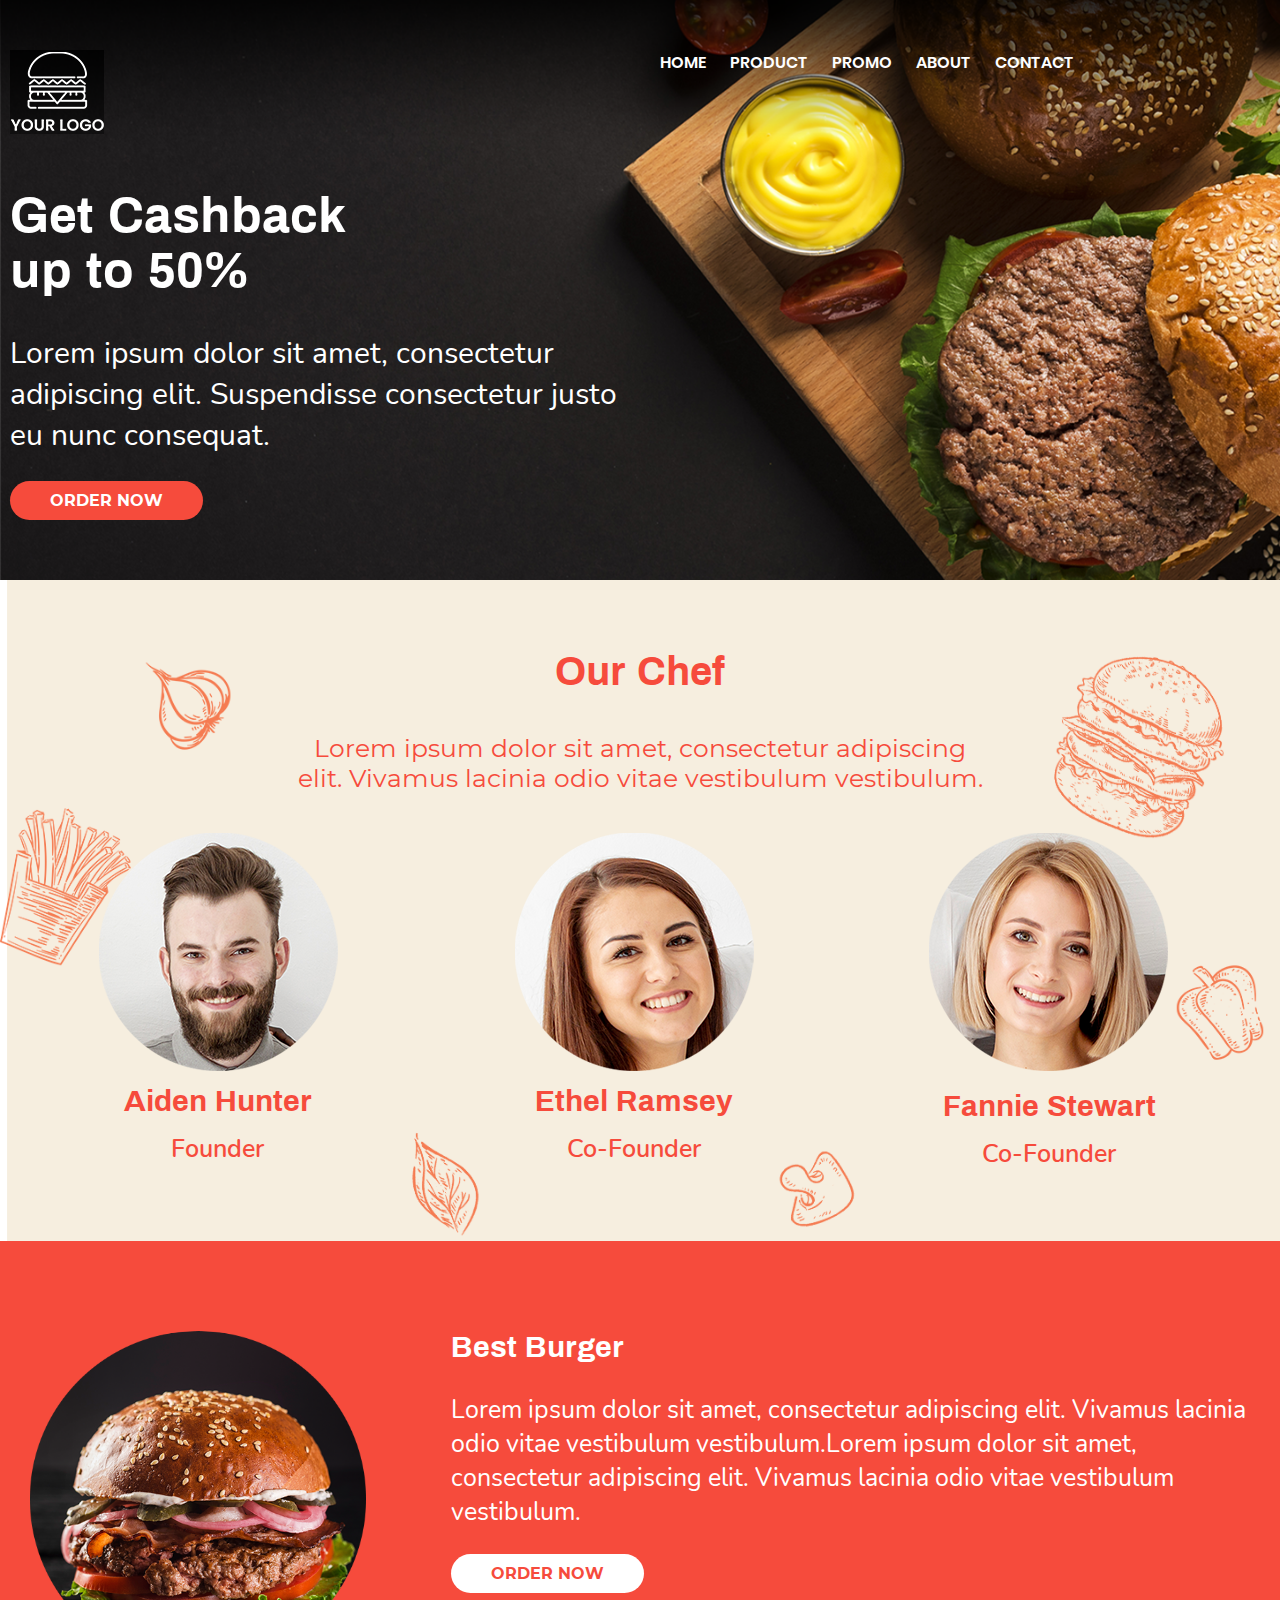
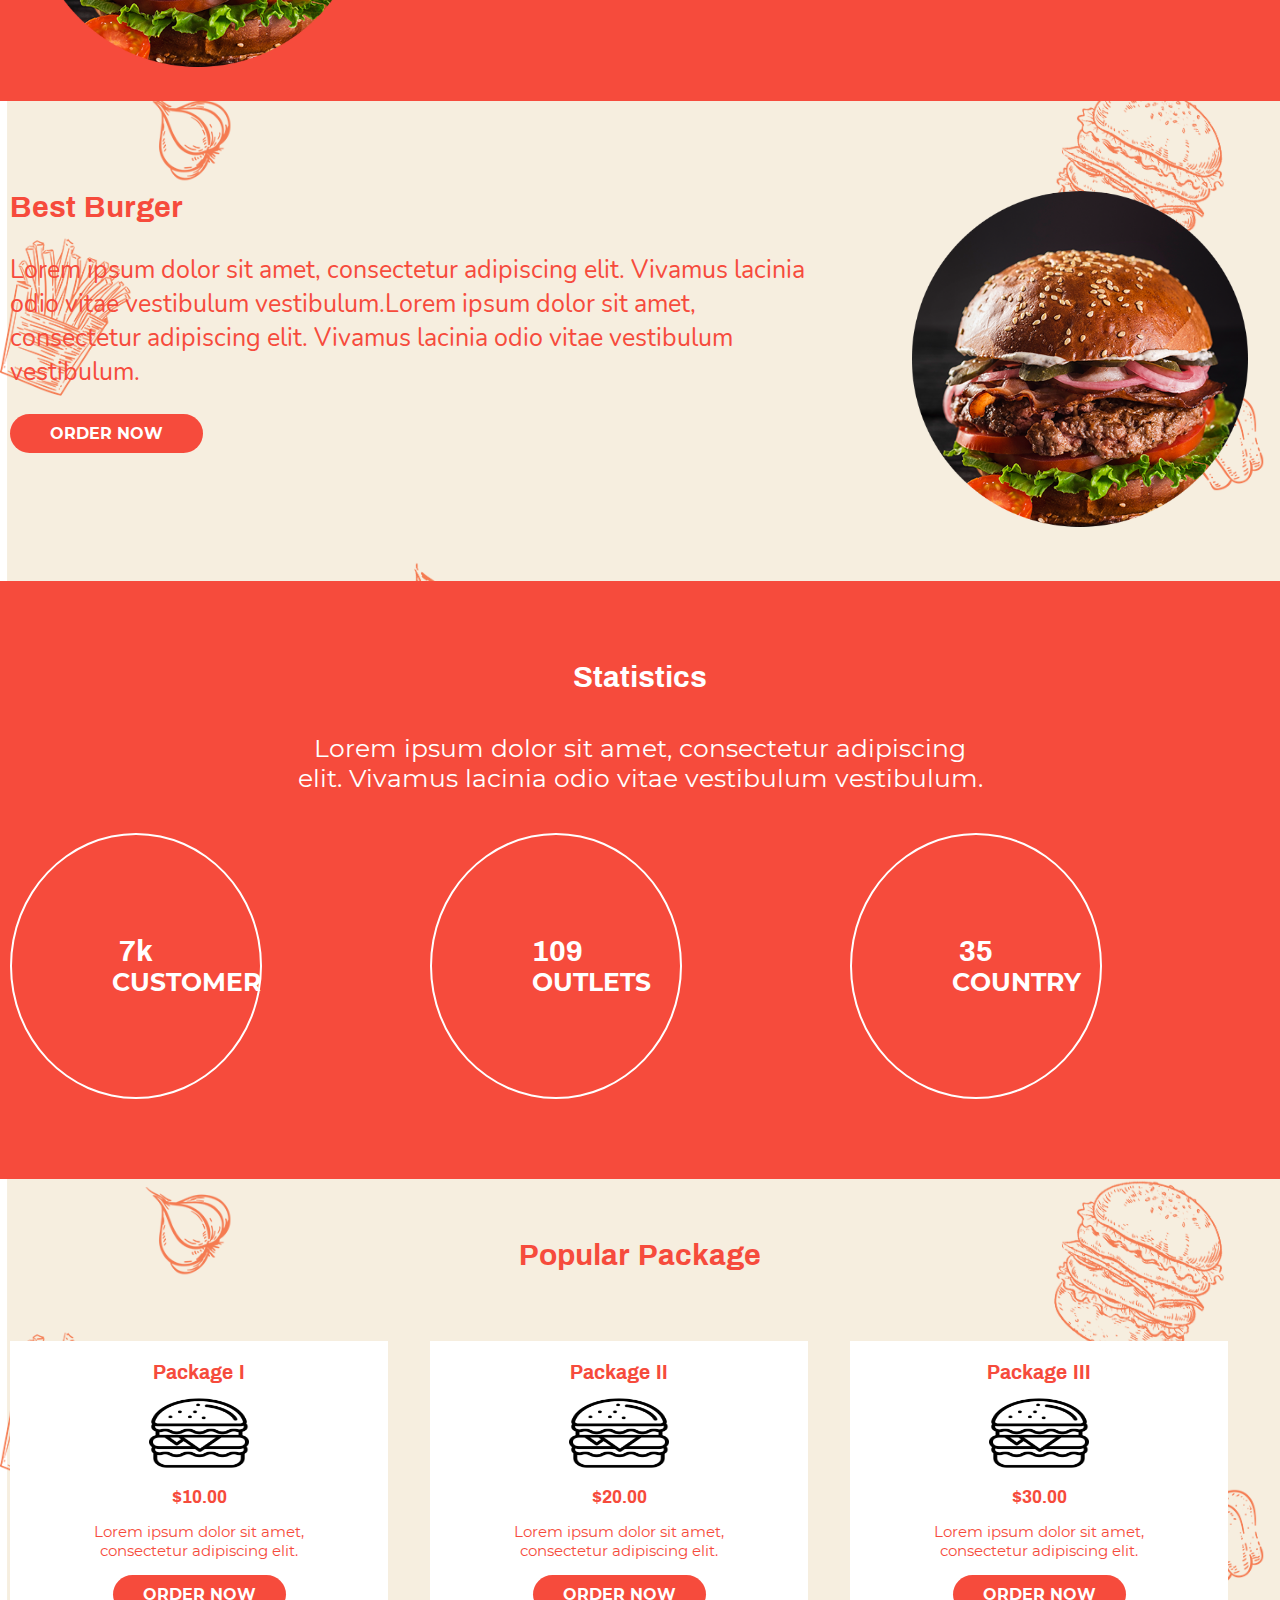
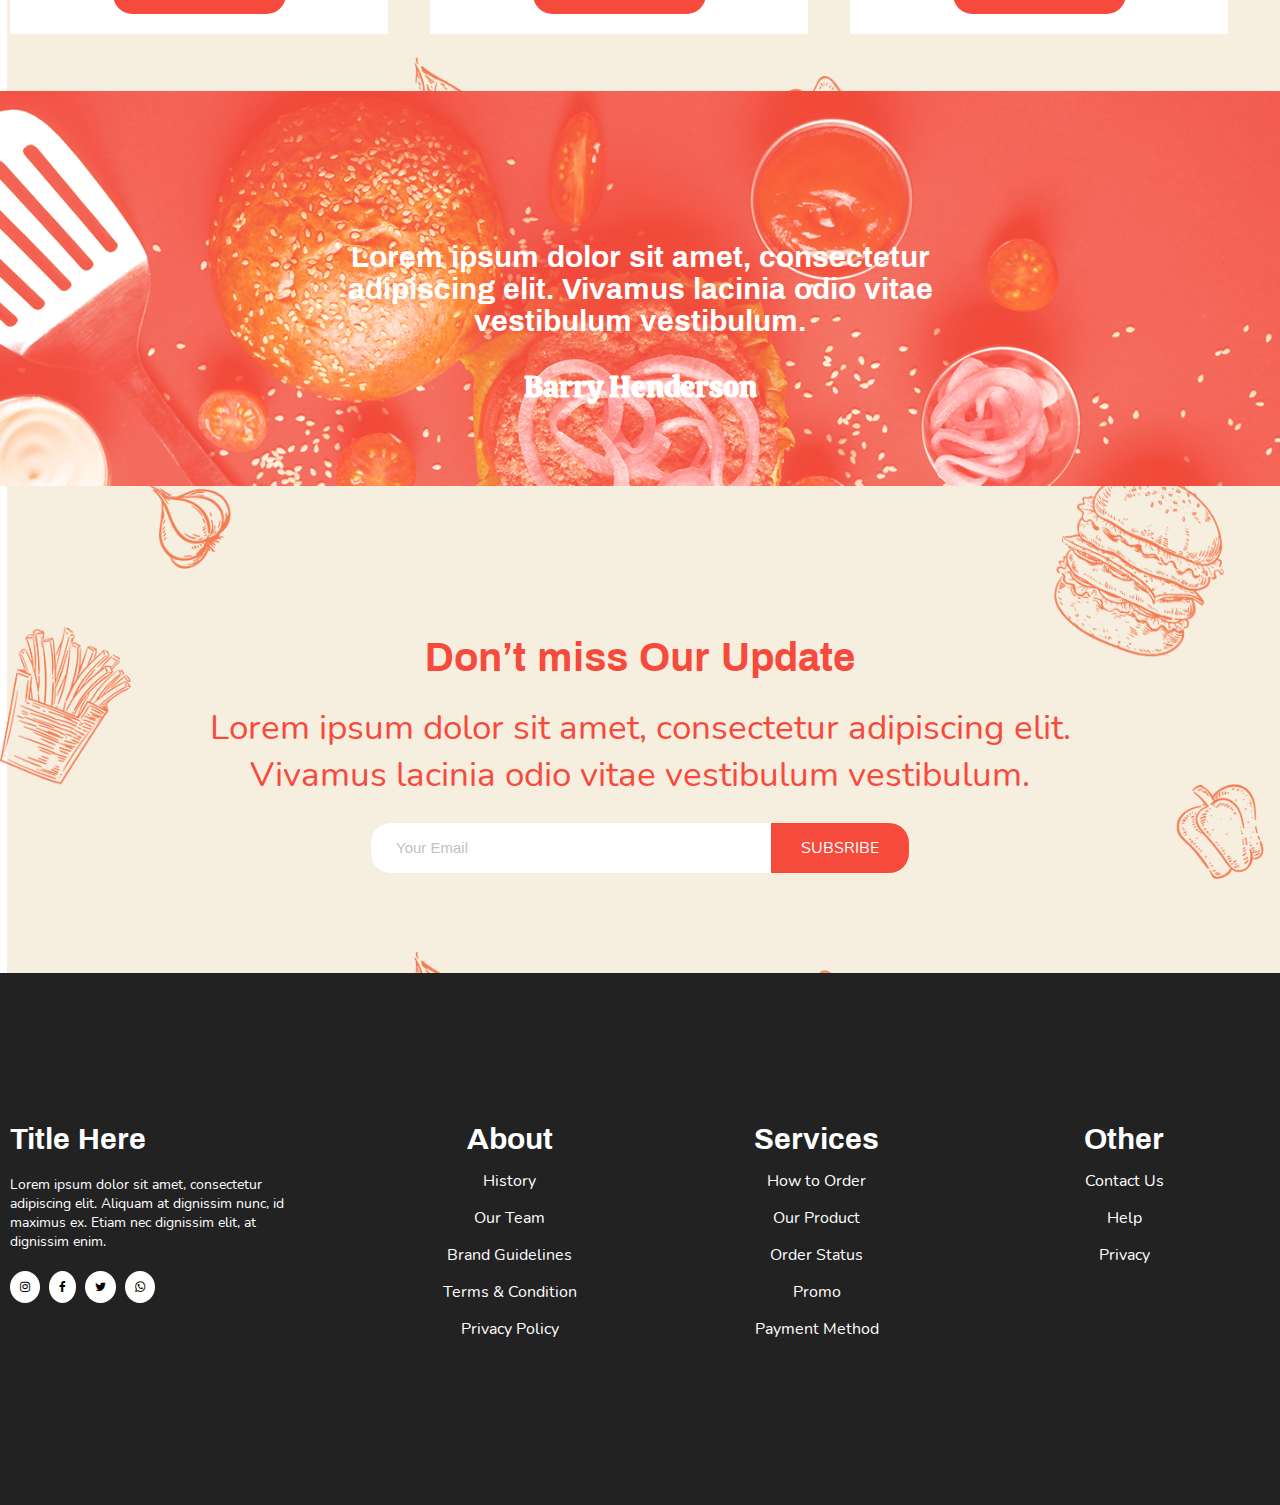
<file: html/index.html>
<!DOCTYPE html>
<html>
<head>
	<meta charset="utf-8">
	<meta name="viewport" content="width=device-width, initial-scale=1">
	<title>Website</title>
	<link rel="stylesheet" type="text/css" href="css/font-awesome.min.css">
	<link rel="stylesheet"href="css/style.css">
	<link rel="stylesheet"href="css/responsive.css">
	
</head>
<body>
	<header class="fix">
		<div class="container">
			<div class="logo">
				<a href="index.html">
					<img src="images/logo.png"alt="">
				</a>
				<h1>
				Get Cashback<br>
				up to 50%
			</h1>
			<p>Lorem ipsum dolor sit amet, consectetur adipiscing elit. Suspendisse consectetur justo eu nunc consequat.</p>
			<a href="#"class="one">ORDER NOW</a>
			</div>

			<nav>
				<ul>
					<li><a href="#">HOME</a></li>
					<li><a href="#">PRODUCT</a></li>
					<li><a href="#">PROMO</a></li>
					<li><a href="#">ABOUT</a></li>
					<li><a href="#">CONTACT</a></li>
				</ul>	
			</nav>
			
		</div>
	</header>
	  <!--header part completed-->
	  <div class="banner fix">
	  	<div class="container">
	  		<h2>Our Chef</h2>
	  		<p class="two">Lorem ipsum dolor sit amet, consectetur adipiscing elit. Vivamus lacinia odio vitae vestibulum vestibulum. </p>
	  		<div class="banner_content">
	  			<img src="images/img1.png"alt="">
	  			<h3>Aiden Hunter</h3>
	  			<p>Founder</p>
	  		</div>
	  		<div class="banner_content">
	  			<img src="images/img2.png"alt="">
	  			<h3>Ethel Ramsey</h3>
	  			<p>Co-Founder</p>
	  		</div>
	  		<div class="banner_content">
	  			<img src="images/img3.png"alt="">
	  			<h3>Fannie Stewart</h3>
	  			<p>Co-Founder</p>
	  		</div>
	  	</div>
	  </div>
	  <!--banner part completed-->
	  <main>
	  	<div class="container">
	  		<div class="main_content">
	  			<img src="images/img4.png"alt="">
	  		</div>
	  		<div class="main_content">
	  			<h4>Best Burger</h4>
	  			<p>Lorem ipsum dolor sit amet, consectetur adipiscing elit. Vivamus lacinia odio vitae vestibulum vestibulum.Lorem ipsum dolor sit amet, consectetur adipiscing elit. Vivamus lacinia odio vitae vestibulum vestibulum.</p>
	  			<a href="#">ORDER NOW</a>
	  		</div>
	  		
	  	</div>
	  </main>
	  <div class="main">
	  	<div class="container">
	  	  <div class="main_inner">
	  	  	<div class="main_content_inner">
	  	  		<h4>Best Burger</h4>
	  			<p>Lorem ipsum dolor sit amet, consectetur adipiscing elit. Vivamus lacinia odio vitae vestibulum vestibulum.Lorem ipsum dolor sit amet, consectetur adipiscing elit. Vivamus lacinia odio vitae vestibulum vestibulum.</p>
	  			<a href="#">ORDER NOW</a>

	  	  	</div>
	  	  </div>
	  	   <div class="main_inner">
	  	  	<img src="images/img4.png"alt="">
	  	  </div>
	  	</div>
	  </div>
	  <!--main part completed-->
	 <section class="fix">
	 	<div class="container">
	 		<h2>Statistics</h2>
	 		<p class="three">Lorem ipsum dolor sit amet, consectetur adipiscing elit. Vivamus lacinia odio vitae vestibulum vestibulum. </p>
	 		<div class="section_content">
	 			<h3>7k</h3>
	 			<p>CUSTOMER</p>
	 		</div>
	 		<div class="section_content">
	 			<h3>109</h3>
	 			<p>OUTLETS</p>

	 			
	 		</div>
	 		<div class="section_content">
	 			<h3>35</h3>
	 			<p>COUNTRY</p>

	 			
	 		</div>
	 	</div>
	 </section>
	 <!--section part completed-->
	 <article>
	 	<div class="container">
	 		<h2>Popular Package</h2>
	 		<div class="article_content">
	 			<h3>Package I</h3>
	 			<img src="images/burger.png"alt="">

	 			<h4>$10.00</h4>
	 			<p>Lorem ipsum dolor sit amet, consectetur adipiscing elit.</p>
	 			<a href="#">ORDER NOW</a>

	 		</div>
	 		<div class="article_content">
	 			<h3>Package II</h3>
	 			<img src="images/burger.png"alt="">
	 			<h4>$20.00</h4>
	 			<p>Lorem ipsum dolor sit amet, consectetur adipiscing elit.</p>
	 			<a href="#">ORDER NOW</a>

	 		</div>
	 		<div class="article_content">
	 			<h3>Package III</h3>
	 			<img src="images/burger.png"alt="">

	 			<h4>$30.00</h4>
	 			<p>Lorem ipsum dolor sit amet, consectetur adipiscing elit.</p>
	 			<a href="#">ORDER NOW</a>

	 		</div>
	 		
	 	</div>
	 </article>
	 <!--article part completed-->
	  <aside>
	  	<div class="container">
	  		<p>Lorem ipsum dolor sit amet, consectetur adipiscing elit. Vivamus lacinia odio vitae vestibulum vestibulum. </p>
	  		<h2>Barry Henderson</h2>
	  	</div>
	  </aside>
	  <!--aside part completed-->
	  <div class="prefooter">
	  	<div class="container">
	  		<h3>Don’t miss Our Update</h3>
	  		<p>Lorem ipsum dolor sit amet, consectetur adipiscing elit. Vivamus lacinia odio vitae vestibulum vestibulum. </p>
	  		<input type="text"placeholder="Your Email"><a href="#">Subsribe</a>
	  	</div>
	  </div>
	  <!--prefooter part completed-->
	  <footer class="fix">
	  	<div class="container">
	  		<div class="footer_content">
	  			<h2>Title Here</h2>
	  			<p>Lorem ipsum dolor sit amet, consectetur adipiscing elit. Aliquam at dignissim nunc, id maximus ex. Etiam nec dignissim elit, at dignissim enim. </p>
	  			<div class="social">
	  				<i class="fa fa-instagram" aria-hidden="true"></i>
	  				<i class="fa fa-facebook" aria-hidden="true"></i>
	  				<i class="fa fa-twitter" aria-hidden="true"></i>
	  				<i class="fa fa-whatsapp" aria-hidden="true"></i>
	  			</div>
	  		</div>
	  		<div class="footer_content">
	  			<h2>About</h2>
	  			<ul>
	  				<li><a href="#">History</a></li>
	  				<li><a href="#">Our Team</a></li>
	  				<li><a href="#">Brand Guidelines</a></li>
	  				<li><a href="#">Terms & Condition</a></li>
	  				<li><a href="#">Privacy Policy</a></li>
	  			</ul>
	  		</div>
	  		<div class="footer_content">
	  			<h2>Services</h2>
	  			<ul>
	  				<li><a href="#">How to Order</a></li>
	  				<li><a href="#">Our Product</a></li>
	  				<li><a href="#">Order Status</a></li>
	  				<li><a href="#">Promo</a></li>
	  				<li><a href="#">Payment Method</a></li>
	  			</ul>
	  		</div>
	  		<div class="footer_content">
	  			<h2>Other</h2>
	  			<ul>
	  				<li><a href="#">Contact Us</a></li>
	  				<li><a href="#">Help</a></li>
	  				<li><a href="#">Privacy</a></li>
	  			</ul>
	  		</div>
	  	</div>
	  </footer>



</body>
</html>
</file>
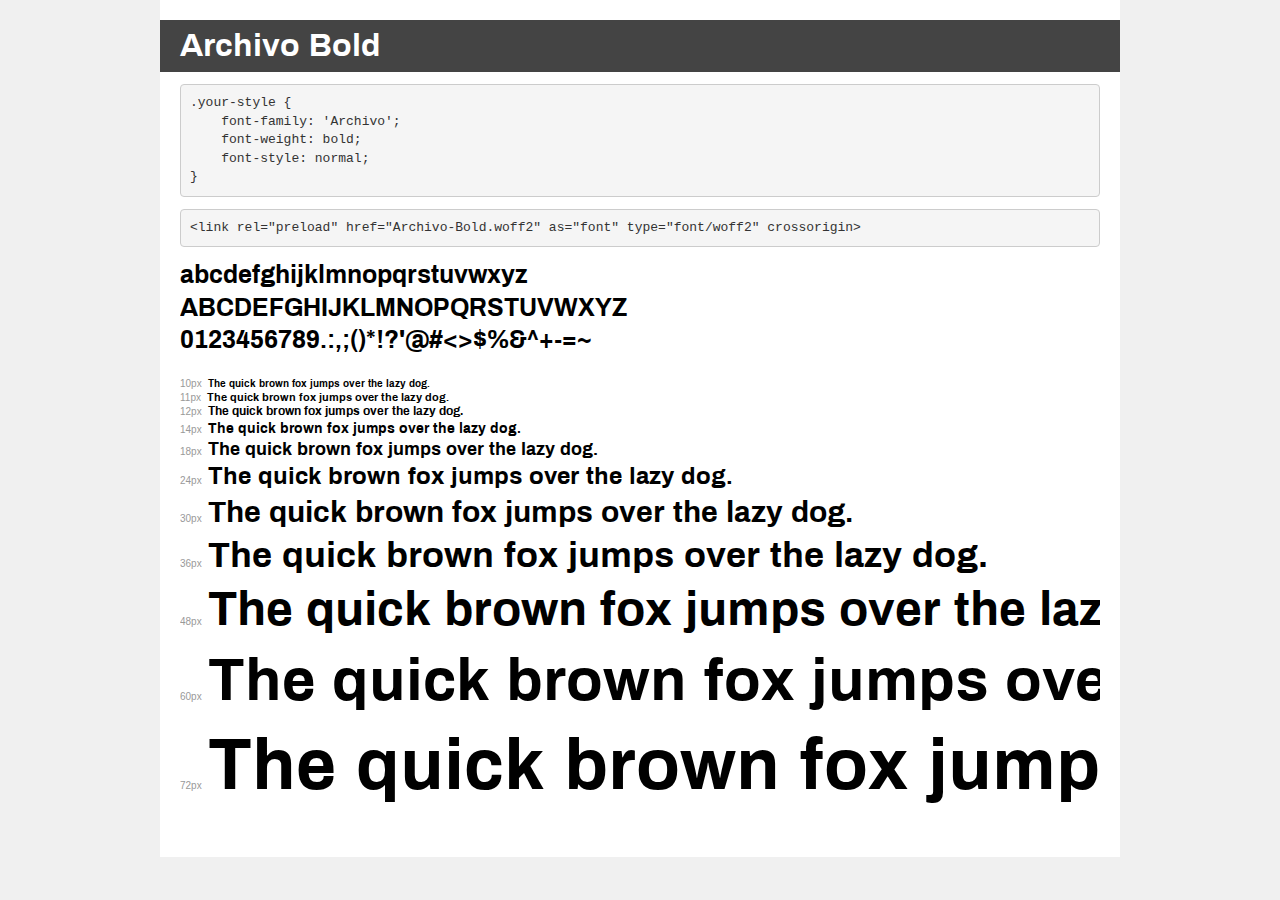
<file: html/fonts/archivobold/demo.html>
<!DOCTYPE html>
<html lang="en">
<head>
    <meta charset="utf-8">
    <meta http-equiv="X-UA-Compatible" content="IE=edge">
    <meta name="viewport" content="width=device-width, initial-scale=1">
    <meta name="robots" content="noindex, noarchive">
    <meta name="format-detection" content="telephone=no">
    <title>Transfonter demo</title>
    <link href="stylesheet.css" rel="stylesheet">
    <style>
        /*
        http://meyerweb.com/eric/tools/css/reset/
        v2.0 | 20110126
        License: none (public domain)
        */
        html, body, div, span, applet, object, iframe,
        h1, h2, h3, h4, h5, h6, p, blockquote, pre,
        a, abbr, acronym, address, big, cite, code,
        del, dfn, em, img, ins, kbd, q, s, samp,
        small, strike, strong, sub, sup, tt, var,
        b, u, i, center,
        dl, dt, dd, ol, ul, li,
        fieldset, form, label, legend,
        table, caption, tbody, tfoot, thead, tr, th, td,
        article, aside, canvas, details, embed,
        figure, figcaption, footer, header, hgroup,
        menu, nav, output, ruby, section, summary,
        time, mark, audio, video {
            margin: 0;
            padding: 0;
            border: 0;
            font-size: 100%;
            font: inherit;
            vertical-align: baseline;
        }
        /* HTML5 display-role reset for older browsers */
        article, aside, details, figcaption, figure,
        footer, header, hgroup, menu, nav, section {
            display: block;
        }
        body {
            line-height: 1;
        }
        ol, ul {
            list-style: none;
        }
        blockquote, q {
            quotes: none;
        }
        blockquote:before, blockquote:after,
        q:before, q:after {
            content: '';
            content: none;
        }
        table {
            border-collapse: collapse;
            border-spacing: 0;
        }
        /* demo styles */
        body {
            background: #f0f0f0;
            color: #000;
        }
        .page {
            background: #fff;
            width: 920px;
            margin: 0 auto;
            padding: 20px 20px 0 20px;
            overflow: hidden;
        }
        .font-container {
            overflow-x: auto;
            overflow-y: hidden;
            margin-bottom: 40px;
            line-height: 1.3;
            white-space: nowrap;
            padding-bottom: 5px;
        }
        h1 {
            position: relative;
            background: #444;
            font-size: 32px;
            color: #fff;
            padding: 10px 20px;
            margin: 0 -20px 12px -20px;
        }
        .letters {
            font-size: 25px;
            margin-bottom: 20px;
        }
        .s10:before {
            content: '10px';
        }
        .s11:before {
            content: '11px';
        }
        .s12:before {
            content: '12px';
        }
        .s14:before {
            content: '14px';
        }
        .s18:before {
            content: '18px';
        }
        .s24:before {
            content: '24px';
        }
        .s30:before {
            content: '30px';
        }
        .s36:before {
            content: '36px';
        }
        .s48:before {
            content: '48px';
        }
        .s60:before {
            content: '60px';
        }
        .s72:before {
            content: '72px';
        }
        .s10:before, .s11:before, .s12:before, .s14:before,
        .s18:before, .s24:before, .s30:before, .s36:before,
        .s48:before, .s60:before, .s72:before {
            font-family: Arial, sans-serif;
            font-size: 10px;
            font-weight: normal;
            font-style: normal;
            color: #999;
            padding-right: 6px;
        }
        pre {
            display: block;
            padding: 9px;
            margin: 0 0 12px;
            font-family: Monaco, Menlo, Consolas, "Courier New", monospace;
            font-size: 13px;
            line-height: 1.428571429;
            color: #333;
            font-weight: normal;
            font-style: normal;
            background-color: #f5f5f5;
            border: 1px solid #ccc;
            overflow-x: auto;
            border-radius: 4px;
        }
        /* responsive */
        @media (max-width: 959px) {
            .page {
                width: auto;
                margin: 0;
            }
        }
    </style>
</head>
<body>
<div class="page">
    <div class="demo">
        <h1 style="font-family: 'Archivo'; font-weight: bold; font-style: normal;">Archivo Bold</h1>
        <pre title="Usage">.your-style {
    font-family: 'Archivo';
    font-weight: bold;
    font-style: normal;
}</pre>
        <pre title="Preload (optional)">
&lt;link rel=&quot;preload&quot; href=&quot;Archivo-Bold.woff2&quot; as=&quot;font&quot; type=&quot;font/woff2&quot; crossorigin&gt;</pre>
        <div class="font-container" style="font-family: 'Archivo'; font-weight: bold; font-style: normal;">
            <p class="letters">
                abcdefghijklmnopqrstuvwxyz<br>
ABCDEFGHIJKLMNOPQRSTUVWXYZ<br>
                0123456789.:,;()*!?'@#&lt;&gt;$%&^+-=~
            </p>
            <p class="s10" style="font-size: 10px;">The quick brown fox jumps over the lazy dog.</p>
            <p class="s11" style="font-size: 11px;">The quick brown fox jumps over the lazy dog.</p>
            <p class="s12" style="font-size: 12px;">The quick brown fox jumps over the lazy dog.</p>
            <p class="s14" style="font-size: 14px;">The quick brown fox jumps over the lazy dog.</p>
            <p class="s18" style="font-size: 18px;">The quick brown fox jumps over the lazy dog.</p>
            <p class="s24" style="font-size: 24px;">The quick brown fox jumps over the lazy dog.</p>
            <p class="s30" style="font-size: 30px;">The quick brown fox jumps over the lazy dog.</p>
            <p class="s36" style="font-size: 36px;">The quick brown fox jumps over the lazy dog.</p>
            <p class="s48" style="font-size: 48px;">The quick brown fox jumps over the lazy dog.</p>
            <p class="s60" style="font-size: 60px;">The quick brown fox jumps over the lazy dog.</p>
            <p class="s72" style="font-size: 72px;">The quick brown fox jumps over the lazy dog.</p>
        </div>
    </div>

</div>
</body>
</html>
</file>
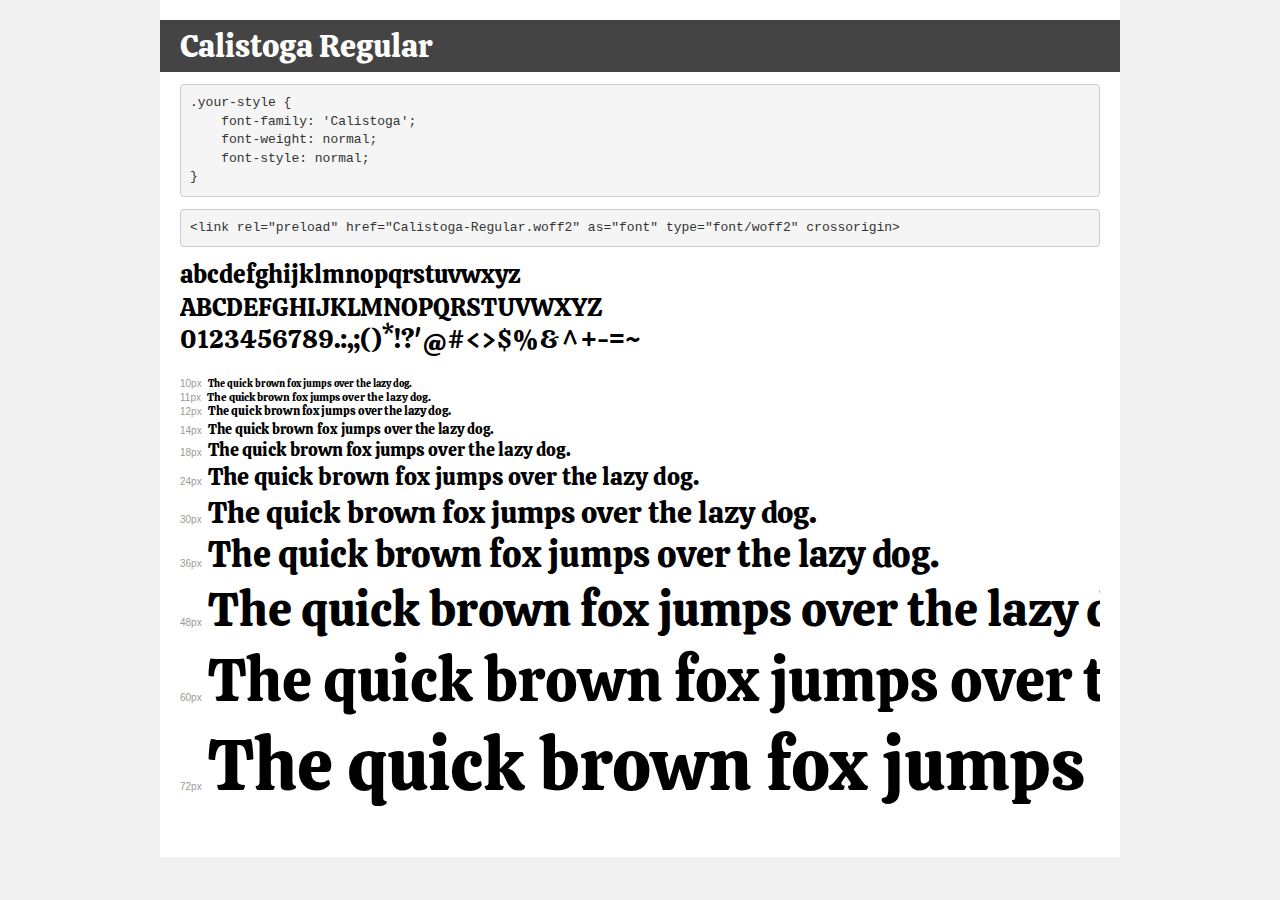
<file: html/fonts/calistogaregular/demo.html>
<!DOCTYPE html>
<html lang="en">
<head>
    <meta charset="utf-8">
    <meta http-equiv="X-UA-Compatible" content="IE=edge">
    <meta name="viewport" content="width=device-width, initial-scale=1">
    <meta name="robots" content="noindex, noarchive">
    <meta name="format-detection" content="telephone=no">
    <title>Transfonter demo</title>
    <link href="stylesheet.css" rel="stylesheet">
    <style>
        /*
        http://meyerweb.com/eric/tools/css/reset/
        v2.0 | 20110126
        License: none (public domain)
        */
        html, body, div, span, applet, object, iframe,
        h1, h2, h3, h4, h5, h6, p, blockquote, pre,
        a, abbr, acronym, address, big, cite, code,
        del, dfn, em, img, ins, kbd, q, s, samp,
        small, strike, strong, sub, sup, tt, var,
        b, u, i, center,
        dl, dt, dd, ol, ul, li,
        fieldset, form, label, legend,
        table, caption, tbody, tfoot, thead, tr, th, td,
        article, aside, canvas, details, embed,
        figure, figcaption, footer, header, hgroup,
        menu, nav, output, ruby, section, summary,
        time, mark, audio, video {
            margin: 0;
            padding: 0;
            border: 0;
            font-size: 100%;
            font: inherit;
            vertical-align: baseline;
        }
        /* HTML5 display-role reset for older browsers */
        article, aside, details, figcaption, figure,
        footer, header, hgroup, menu, nav, section {
            display: block;
        }
        body {
            line-height: 1;
        }
        ol, ul {
            list-style: none;
        }
        blockquote, q {
            quotes: none;
        }
        blockquote:before, blockquote:after,
        q:before, q:after {
            content: '';
            content: none;
        }
        table {
            border-collapse: collapse;
            border-spacing: 0;
        }
        /* demo styles */
        body {
            background: #f0f0f0;
            color: #000;
        }
        .page {
            background: #fff;
            width: 920px;
            margin: 0 auto;
            padding: 20px 20px 0 20px;
            overflow: hidden;
        }
        .font-container {
            overflow-x: auto;
            overflow-y: hidden;
            margin-bottom: 40px;
            line-height: 1.3;
            white-space: nowrap;
            padding-bottom: 5px;
        }
        h1 {
            position: relative;
            background: #444;
            font-size: 32px;
            color: #fff;
            padding: 10px 20px;
            margin: 0 -20px 12px -20px;
        }
        .letters {
            font-size: 25px;
            margin-bottom: 20px;
        }
        .s10:before {
            content: '10px';
        }
        .s11:before {
            content: '11px';
        }
        .s12:before {
            content: '12px';
        }
        .s14:before {
            content: '14px';
        }
        .s18:before {
            content: '18px';
        }
        .s24:before {
            content: '24px';
        }
        .s30:before {
            content: '30px';
        }
        .s36:before {
            content: '36px';
        }
        .s48:before {
            content: '48px';
        }
        .s60:before {
            content: '60px';
        }
        .s72:before {
            content: '72px';
        }
        .s10:before, .s11:before, .s12:before, .s14:before,
        .s18:before, .s24:before, .s30:before, .s36:before,
        .s48:before, .s60:before, .s72:before {
            font-family: Arial, sans-serif;
            font-size: 10px;
            font-weight: normal;
            font-style: normal;
            color: #999;
            padding-right: 6px;
        }
        pre {
            display: block;
            padding: 9px;
            margin: 0 0 12px;
            font-family: Monaco, Menlo, Consolas, "Courier New", monospace;
            font-size: 13px;
            line-height: 1.428571429;
            color: #333;
            font-weight: normal;
            font-style: normal;
            background-color: #f5f5f5;
            border: 1px solid #ccc;
            overflow-x: auto;
            border-radius: 4px;
        }
        /* responsive */
        @media (max-width: 959px) {
            .page {
                width: auto;
                margin: 0;
            }
        }
    </style>
</head>
<body>
<div class="page">
    <div class="demo">
        <h1 style="font-family: 'Calistoga'; font-weight: normal; font-style: normal;">Calistoga Regular</h1>
        <pre title="Usage">.your-style {
    font-family: 'Calistoga';
    font-weight: normal;
    font-style: normal;
}</pre>
        <pre title="Preload (optional)">
&lt;link rel=&quot;preload&quot; href=&quot;Calistoga-Regular.woff2&quot; as=&quot;font&quot; type=&quot;font/woff2&quot; crossorigin&gt;</pre>
        <div class="font-container" style="font-family: 'Calistoga'; font-weight: normal; font-style: normal;">
            <p class="letters">
                abcdefghijklmnopqrstuvwxyz<br>
ABCDEFGHIJKLMNOPQRSTUVWXYZ<br>
                0123456789.:,;()*!?'@#&lt;&gt;$%&^+-=~
            </p>
            <p class="s10" style="font-size: 10px;">The quick brown fox jumps over the lazy dog.</p>
            <p class="s11" style="font-size: 11px;">The quick brown fox jumps over the lazy dog.</p>
            <p class="s12" style="font-size: 12px;">The quick brown fox jumps over the lazy dog.</p>
            <p class="s14" style="font-size: 14px;">The quick brown fox jumps over the lazy dog.</p>
            <p class="s18" style="font-size: 18px;">The quick brown fox jumps over the lazy dog.</p>
            <p class="s24" style="font-size: 24px;">The quick brown fox jumps over the lazy dog.</p>
            <p class="s30" style="font-size: 30px;">The quick brown fox jumps over the lazy dog.</p>
            <p class="s36" style="font-size: 36px;">The quick brown fox jumps over the lazy dog.</p>
            <p class="s48" style="font-size: 48px;">The quick brown fox jumps over the lazy dog.</p>
            <p class="s60" style="font-size: 60px;">The quick brown fox jumps over the lazy dog.</p>
            <p class="s72" style="font-size: 72px;">The quick brown fox jumps over the lazy dog.</p>
        </div>
    </div>

</div>
</body>
</html>
</file>
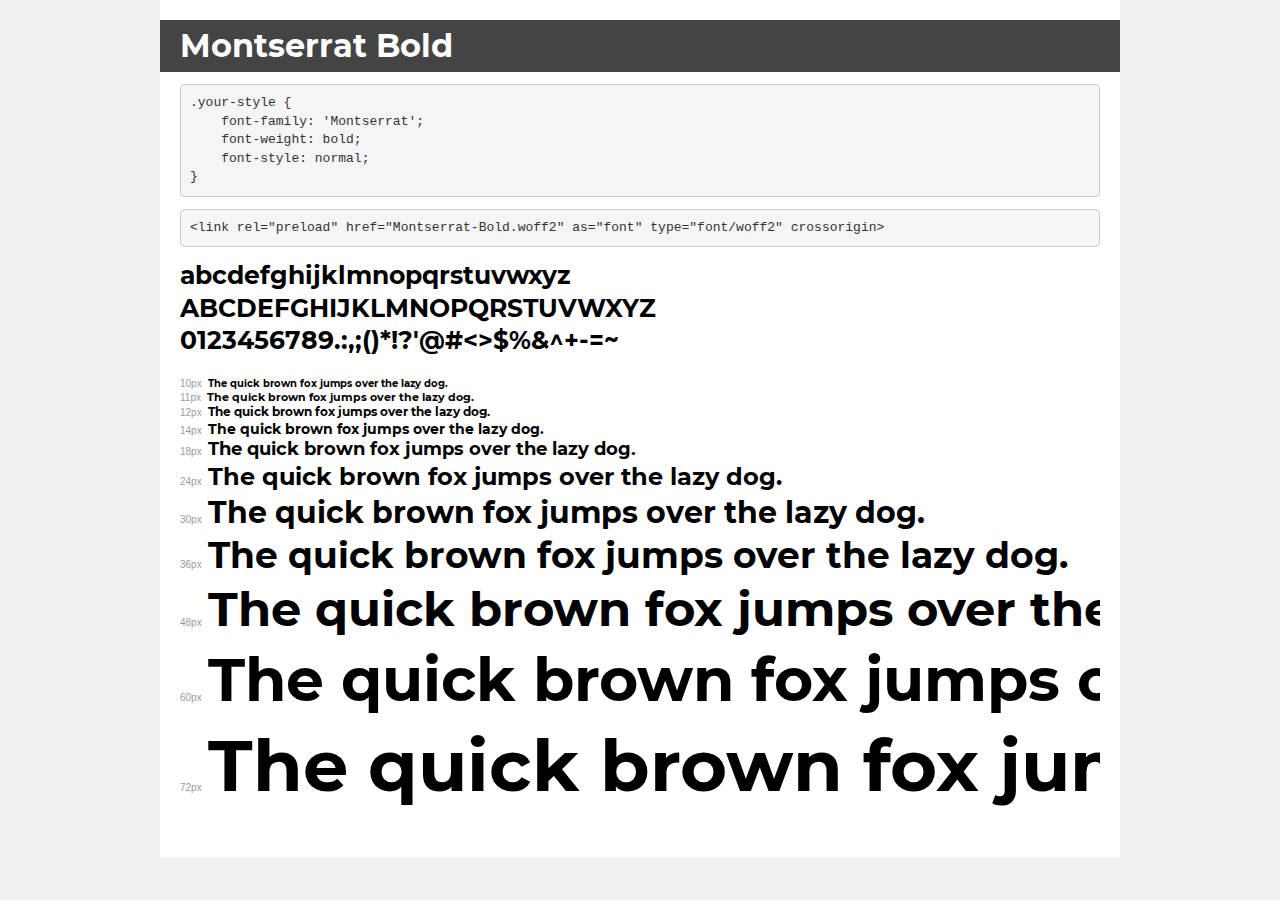
<file: html/fonts/montseratbold/demo.html>
<!DOCTYPE html>
<html lang="en">
<head>
    <meta charset="utf-8">
    <meta http-equiv="X-UA-Compatible" content="IE=edge">
    <meta name="viewport" content="width=device-width, initial-scale=1">
    <meta name="robots" content="noindex, noarchive">
    <meta name="format-detection" content="telephone=no">
    <title>Transfonter demo</title>
    <link href="stylesheet.css" rel="stylesheet">
    <style>
        /*
        http://meyerweb.com/eric/tools/css/reset/
        v2.0 | 20110126
        License: none (public domain)
        */
        html, body, div, span, applet, object, iframe,
        h1, h2, h3, h4, h5, h6, p, blockquote, pre,
        a, abbr, acronym, address, big, cite, code,
        del, dfn, em, img, ins, kbd, q, s, samp,
        small, strike, strong, sub, sup, tt, var,
        b, u, i, center,
        dl, dt, dd, ol, ul, li,
        fieldset, form, label, legend,
        table, caption, tbody, tfoot, thead, tr, th, td,
        article, aside, canvas, details, embed,
        figure, figcaption, footer, header, hgroup,
        menu, nav, output, ruby, section, summary,
        time, mark, audio, video {
            margin: 0;
            padding: 0;
            border: 0;
            font-size: 100%;
            font: inherit;
            vertical-align: baseline;
        }
        /* HTML5 display-role reset for older browsers */
        article, aside, details, figcaption, figure,
        footer, header, hgroup, menu, nav, section {
            display: block;
        }
        body {
            line-height: 1;
        }
        ol, ul {
            list-style: none;
        }
        blockquote, q {
            quotes: none;
        }
        blockquote:before, blockquote:after,
        q:before, q:after {
            content: '';
            content: none;
        }
        table {
            border-collapse: collapse;
            border-spacing: 0;
        }
        /* demo styles */
        body {
            background: #f0f0f0;
            color: #000;
        }
        .page {
            background: #fff;
            width: 920px;
            margin: 0 auto;
            padding: 20px 20px 0 20px;
            overflow: hidden;
        }
        .font-container {
            overflow-x: auto;
            overflow-y: hidden;
            margin-bottom: 40px;
            line-height: 1.3;
            white-space: nowrap;
            padding-bottom: 5px;
        }
        h1 {
            position: relative;
            background: #444;
            font-size: 32px;
            color: #fff;
            padding: 10px 20px;
            margin: 0 -20px 12px -20px;
        }
        .letters {
            font-size: 25px;
            margin-bottom: 20px;
        }
        .s10:before {
            content: '10px';
        }
        .s11:before {
            content: '11px';
        }
        .s12:before {
            content: '12px';
        }
        .s14:before {
            content: '14px';
        }
        .s18:before {
            content: '18px';
        }
        .s24:before {
            content: '24px';
        }
        .s30:before {
            content: '30px';
        }
        .s36:before {
            content: '36px';
        }
        .s48:before {
            content: '48px';
        }
        .s60:before {
            content: '60px';
        }
        .s72:before {
            content: '72px';
        }
        .s10:before, .s11:before, .s12:before, .s14:before,
        .s18:before, .s24:before, .s30:before, .s36:before,
        .s48:before, .s60:before, .s72:before {
            font-family: Arial, sans-serif;
            font-size: 10px;
            font-weight: normal;
            font-style: normal;
            color: #999;
            padding-right: 6px;
        }
        pre {
            display: block;
            padding: 9px;
            margin: 0 0 12px;
            font-family: Monaco, Menlo, Consolas, "Courier New", monospace;
            font-size: 13px;
            line-height: 1.428571429;
            color: #333;
            font-weight: normal;
            font-style: normal;
            background-color: #f5f5f5;
            border: 1px solid #ccc;
            overflow-x: auto;
            border-radius: 4px;
        }
        /* responsive */
        @media (max-width: 959px) {
            .page {
                width: auto;
                margin: 0;
            }
        }
    </style>
</head>
<body>
<div class="page">
    <div class="demo">
        <h1 style="font-family: 'Montserrat'; font-weight: bold; font-style: normal;">Montserrat Bold</h1>
        <pre title="Usage">.your-style {
    font-family: 'Montserrat';
    font-weight: bold;
    font-style: normal;
}</pre>
        <pre title="Preload (optional)">
&lt;link rel=&quot;preload&quot; href=&quot;Montserrat-Bold.woff2&quot; as=&quot;font&quot; type=&quot;font/woff2&quot; crossorigin&gt;</pre>
        <div class="font-container" style="font-family: 'Montserrat'; font-weight: bold; font-style: normal;">
            <p class="letters">
                abcdefghijklmnopqrstuvwxyz<br>
ABCDEFGHIJKLMNOPQRSTUVWXYZ<br>
                0123456789.:,;()*!?'@#&lt;&gt;$%&^+-=~
            </p>
            <p class="s10" style="font-size: 10px;">The quick brown fox jumps over the lazy dog.</p>
            <p class="s11" style="font-size: 11px;">The quick brown fox jumps over the lazy dog.</p>
            <p class="s12" style="font-size: 12px;">The quick brown fox jumps over the lazy dog.</p>
            <p class="s14" style="font-size: 14px;">The quick brown fox jumps over the lazy dog.</p>
            <p class="s18" style="font-size: 18px;">The quick brown fox jumps over the lazy dog.</p>
            <p class="s24" style="font-size: 24px;">The quick brown fox jumps over the lazy dog.</p>
            <p class="s30" style="font-size: 30px;">The quick brown fox jumps over the lazy dog.</p>
            <p class="s36" style="font-size: 36px;">The quick brown fox jumps over the lazy dog.</p>
            <p class="s48" style="font-size: 48px;">The quick brown fox jumps over the lazy dog.</p>
            <p class="s60" style="font-size: 60px;">The quick brown fox jumps over the lazy dog.</p>
            <p class="s72" style="font-size: 72px;">The quick brown fox jumps over the lazy dog.</p>
        </div>
    </div>

</div>
</body>
</html>
</file>
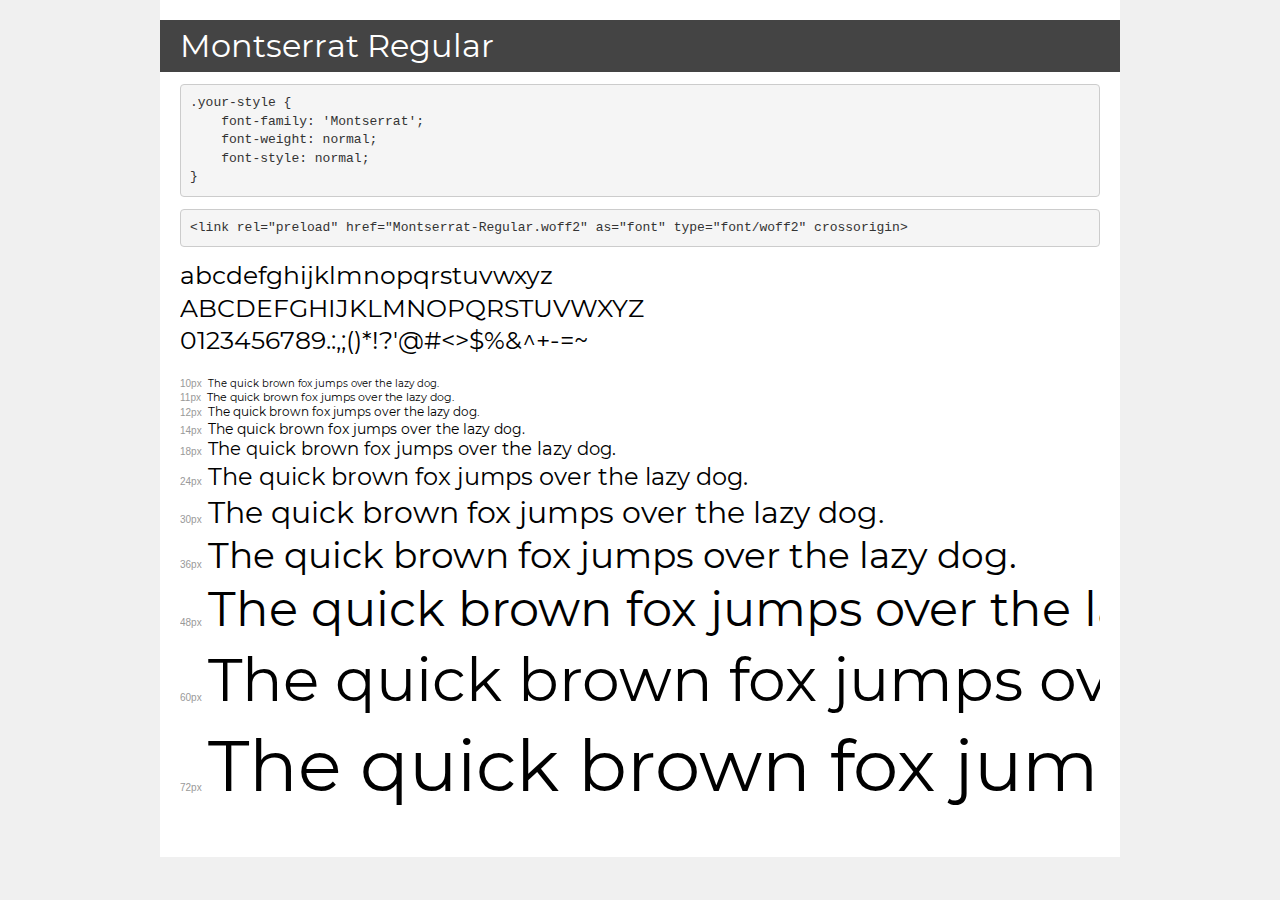
<file: html/fonts/montserratregular/demo.html>
<!DOCTYPE html>
<html lang="en">
<head>
    <meta charset="utf-8">
    <meta http-equiv="X-UA-Compatible" content="IE=edge">
    <meta name="viewport" content="width=device-width, initial-scale=1">
    <meta name="robots" content="noindex, noarchive">
    <meta name="format-detection" content="telephone=no">
    <title>Transfonter demo</title>
    <link href="stylesheet.css" rel="stylesheet">
    <style>
        /*
        http://meyerweb.com/eric/tools/css/reset/
        v2.0 | 20110126
        License: none (public domain)
        */
        html, body, div, span, applet, object, iframe,
        h1, h2, h3, h4, h5, h6, p, blockquote, pre,
        a, abbr, acronym, address, big, cite, code,
        del, dfn, em, img, ins, kbd, q, s, samp,
        small, strike, strong, sub, sup, tt, var,
        b, u, i, center,
        dl, dt, dd, ol, ul, li,
        fieldset, form, label, legend,
        table, caption, tbody, tfoot, thead, tr, th, td,
        article, aside, canvas, details, embed,
        figure, figcaption, footer, header, hgroup,
        menu, nav, output, ruby, section, summary,
        time, mark, audio, video {
            margin: 0;
            padding: 0;
            border: 0;
            font-size: 100%;
            font: inherit;
            vertical-align: baseline;
        }
        /* HTML5 display-role reset for older browsers */
        article, aside, details, figcaption, figure,
        footer, header, hgroup, menu, nav, section {
            display: block;
        }
        body {
            line-height: 1;
        }
        ol, ul {
            list-style: none;
        }
        blockquote, q {
            quotes: none;
        }
        blockquote:before, blockquote:after,
        q:before, q:after {
            content: '';
            content: none;
        }
        table {
            border-collapse: collapse;
            border-spacing: 0;
        }
        /* demo styles */
        body {
            background: #f0f0f0;
            color: #000;
        }
        .page {
            background: #fff;
            width: 920px;
            margin: 0 auto;
            padding: 20px 20px 0 20px;
            overflow: hidden;
        }
        .font-container {
            overflow-x: auto;
            overflow-y: hidden;
            margin-bottom: 40px;
            line-height: 1.3;
            white-space: nowrap;
            padding-bottom: 5px;
        }
        h1 {
            position: relative;
            background: #444;
            font-size: 32px;
            color: #fff;
            padding: 10px 20px;
            margin: 0 -20px 12px -20px;
        }
        .letters {
            font-size: 25px;
            margin-bottom: 20px;
        }
        .s10:before {
            content: '10px';
        }
        .s11:before {
            content: '11px';
        }
        .s12:before {
            content: '12px';
        }
        .s14:before {
            content: '14px';
        }
        .s18:before {
            content: '18px';
        }
        .s24:before {
            content: '24px';
        }
        .s30:before {
            content: '30px';
        }
        .s36:before {
            content: '36px';
        }
        .s48:before {
            content: '48px';
        }
        .s60:before {
            content: '60px';
        }
        .s72:before {
            content: '72px';
        }
        .s10:before, .s11:before, .s12:before, .s14:before,
        .s18:before, .s24:before, .s30:before, .s36:before,
        .s48:before, .s60:before, .s72:before {
            font-family: Arial, sans-serif;
            font-size: 10px;
            font-weight: normal;
            font-style: normal;
            color: #999;
            padding-right: 6px;
        }
        pre {
            display: block;
            padding: 9px;
            margin: 0 0 12px;
            font-family: Monaco, Menlo, Consolas, "Courier New", monospace;
            font-size: 13px;
            line-height: 1.428571429;
            color: #333;
            font-weight: normal;
            font-style: normal;
            background-color: #f5f5f5;
            border: 1px solid #ccc;
            overflow-x: auto;
            border-radius: 4px;
        }
        /* responsive */
        @media (max-width: 959px) {
            .page {
                width: auto;
                margin: 0;
            }
        }
    </style>
</head>
<body>
<div class="page">
    <div class="demo">
        <h1 style="font-family: 'Montserrat'; font-weight: normal; font-style: normal;">Montserrat Regular</h1>
        <pre title="Usage">.your-style {
    font-family: 'Montserrat';
    font-weight: normal;
    font-style: normal;
}</pre>
        <pre title="Preload (optional)">
&lt;link rel=&quot;preload&quot; href=&quot;Montserrat-Regular.woff2&quot; as=&quot;font&quot; type=&quot;font/woff2&quot; crossorigin&gt;</pre>
        <div class="font-container" style="font-family: 'Montserrat'; font-weight: normal; font-style: normal;">
            <p class="letters">
                abcdefghijklmnopqrstuvwxyz<br>
ABCDEFGHIJKLMNOPQRSTUVWXYZ<br>
                0123456789.:,;()*!?'@#&lt;&gt;$%&^+-=~
            </p>
            <p class="s10" style="font-size: 10px;">The quick brown fox jumps over the lazy dog.</p>
            <p class="s11" style="font-size: 11px;">The quick brown fox jumps over the lazy dog.</p>
            <p class="s12" style="font-size: 12px;">The quick brown fox jumps over the lazy dog.</p>
            <p class="s14" style="font-size: 14px;">The quick brown fox jumps over the lazy dog.</p>
            <p class="s18" style="font-size: 18px;">The quick brown fox jumps over the lazy dog.</p>
            <p class="s24" style="font-size: 24px;">The quick brown fox jumps over the lazy dog.</p>
            <p class="s30" style="font-size: 30px;">The quick brown fox jumps over the lazy dog.</p>
            <p class="s36" style="font-size: 36px;">The quick brown fox jumps over the lazy dog.</p>
            <p class="s48" style="font-size: 48px;">The quick brown fox jumps over the lazy dog.</p>
            <p class="s60" style="font-size: 60px;">The quick brown fox jumps over the lazy dog.</p>
            <p class="s72" style="font-size: 72px;">The quick brown fox jumps over the lazy dog.</p>
        </div>
    </div>

</div>
</body>
</html>
</file>
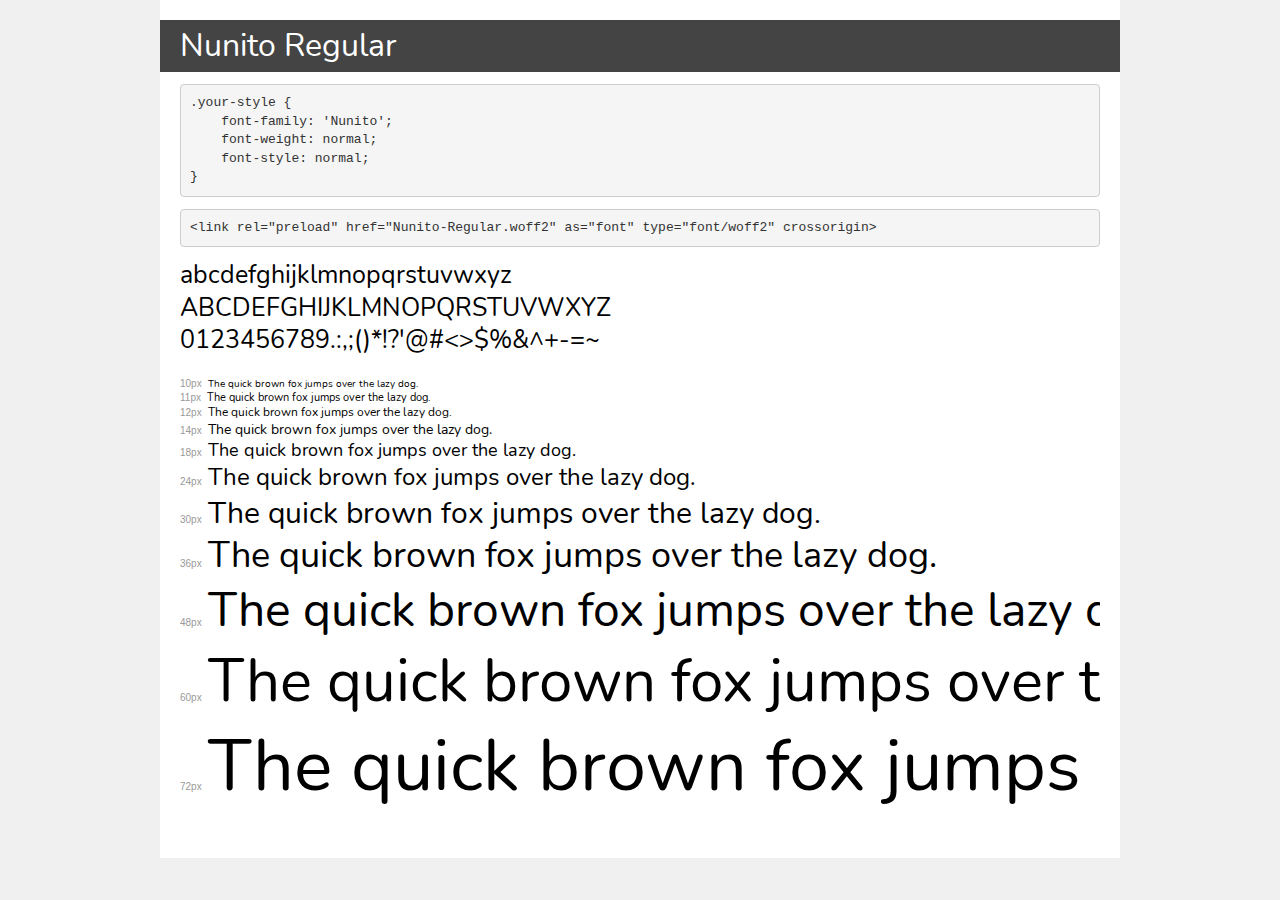
<file: html/fonts/nunitoregular/demo.html>
<!DOCTYPE html>
<html lang="en">
<head>
    <meta charset="utf-8">
    <meta http-equiv="X-UA-Compatible" content="IE=edge">
    <meta name="viewport" content="width=device-width, initial-scale=1">
    <meta name="robots" content="noindex, noarchive">
    <meta name="format-detection" content="telephone=no">
    <title>Transfonter demo</title>
    <link href="stylesheet.css" rel="stylesheet">
    <style>
        /*
        http://meyerweb.com/eric/tools/css/reset/
        v2.0 | 20110126
        License: none (public domain)
        */
        html, body, div, span, applet, object, iframe,
        h1, h2, h3, h4, h5, h6, p, blockquote, pre,
        a, abbr, acronym, address, big, cite, code,
        del, dfn, em, img, ins, kbd, q, s, samp,
        small, strike, strong, sub, sup, tt, var,
        b, u, i, center,
        dl, dt, dd, ol, ul, li,
        fieldset, form, label, legend,
        table, caption, tbody, tfoot, thead, tr, th, td,
        article, aside, canvas, details, embed,
        figure, figcaption, footer, header, hgroup,
        menu, nav, output, ruby, section, summary,
        time, mark, audio, video {
            margin: 0;
            padding: 0;
            border: 0;
            font-size: 100%;
            font: inherit;
            vertical-align: baseline;
        }
        /* HTML5 display-role reset for older browsers */
        article, aside, details, figcaption, figure,
        footer, header, hgroup, menu, nav, section {
            display: block;
        }
        body {
            line-height: 1;
        }
        ol, ul {
            list-style: none;
        }
        blockquote, q {
            quotes: none;
        }
        blockquote:before, blockquote:after,
        q:before, q:after {
            content: '';
            content: none;
        }
        table {
            border-collapse: collapse;
            border-spacing: 0;
        }
        /* demo styles */
        body {
            background: #f0f0f0;
            color: #000;
        }
        .page {
            background: #fff;
            width: 920px;
            margin: 0 auto;
            padding: 20px 20px 0 20px;
            overflow: hidden;
        }
        .font-container {
            overflow-x: auto;
            overflow-y: hidden;
            margin-bottom: 40px;
            line-height: 1.3;
            white-space: nowrap;
            padding-bottom: 5px;
        }
        h1 {
            position: relative;
            background: #444;
            font-size: 32px;
            color: #fff;
            padding: 10px 20px;
            margin: 0 -20px 12px -20px;
        }
        .letters {
            font-size: 25px;
            margin-bottom: 20px;
        }
        .s10:before {
            content: '10px';
        }
        .s11:before {
            content: '11px';
        }
        .s12:before {
            content: '12px';
        }
        .s14:before {
            content: '14px';
        }
        .s18:before {
            content: '18px';
        }
        .s24:before {
            content: '24px';
        }
        .s30:before {
            content: '30px';
        }
        .s36:before {
            content: '36px';
        }
        .s48:before {
            content: '48px';
        }
        .s60:before {
            content: '60px';
        }
        .s72:before {
            content: '72px';
        }
        .s10:before, .s11:before, .s12:before, .s14:before,
        .s18:before, .s24:before, .s30:before, .s36:before,
        .s48:before, .s60:before, .s72:before {
            font-family: Arial, sans-serif;
            font-size: 10px;
            font-weight: normal;
            font-style: normal;
            color: #999;
            padding-right: 6px;
        }
        pre {
            display: block;
            padding: 9px;
            margin: 0 0 12px;
            font-family: Monaco, Menlo, Consolas, "Courier New", monospace;
            font-size: 13px;
            line-height: 1.428571429;
            color: #333;
            font-weight: normal;
            font-style: normal;
            background-color: #f5f5f5;
            border: 1px solid #ccc;
            overflow-x: auto;
            border-radius: 4px;
        }
        /* responsive */
        @media (max-width: 959px) {
            .page {
                width: auto;
                margin: 0;
            }
        }
    </style>
</head>
<body>
<div class="page">
    <div class="demo">
        <h1 style="font-family: 'Nunito'; font-weight: normal; font-style: normal;">Nunito Regular</h1>
        <pre title="Usage">.your-style {
    font-family: 'Nunito';
    font-weight: normal;
    font-style: normal;
}</pre>
        <pre title="Preload (optional)">
&lt;link rel=&quot;preload&quot; href=&quot;Nunito-Regular.woff2&quot; as=&quot;font&quot; type=&quot;font/woff2&quot; crossorigin&gt;</pre>
        <div class="font-container" style="font-family: 'Nunito'; font-weight: normal; font-style: normal;">
            <p class="letters">
                abcdefghijklmnopqrstuvwxyz<br>
ABCDEFGHIJKLMNOPQRSTUVWXYZ<br>
                0123456789.:,;()*!?'@#&lt;&gt;$%&^+-=~
            </p>
            <p class="s10" style="font-size: 10px;">The quick brown fox jumps over the lazy dog.</p>
            <p class="s11" style="font-size: 11px;">The quick brown fox jumps over the lazy dog.</p>
            <p class="s12" style="font-size: 12px;">The quick brown fox jumps over the lazy dog.</p>
            <p class="s14" style="font-size: 14px;">The quick brown fox jumps over the lazy dog.</p>
            <p class="s18" style="font-size: 18px;">The quick brown fox jumps over the lazy dog.</p>
            <p class="s24" style="font-size: 24px;">The quick brown fox jumps over the lazy dog.</p>
            <p class="s30" style="font-size: 30px;">The quick brown fox jumps over the lazy dog.</p>
            <p class="s36" style="font-size: 36px;">The quick brown fox jumps over the lazy dog.</p>
            <p class="s48" style="font-size: 48px;">The quick brown fox jumps over the lazy dog.</p>
            <p class="s60" style="font-size: 60px;">The quick brown fox jumps over the lazy dog.</p>
            <p class="s72" style="font-size: 72px;">The quick brown fox jumps over the lazy dog.</p>
        </div>
    </div>

</div>
</body>
</html>
</file>
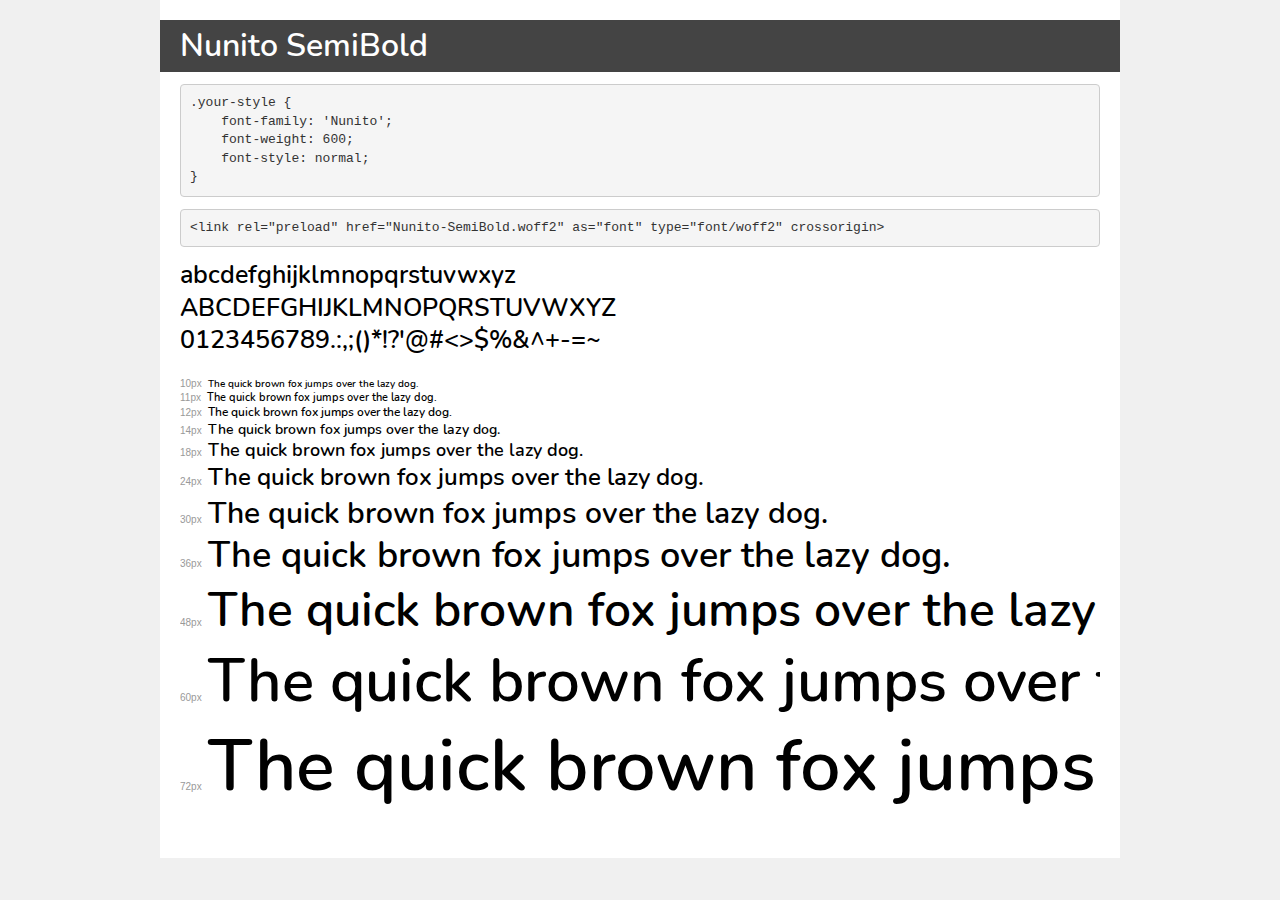
<file: html/fonts/nunitosemibold/demo.html>
<!DOCTYPE html>
<html lang="en">
<head>
    <meta charset="utf-8">
    <meta http-equiv="X-UA-Compatible" content="IE=edge">
    <meta name="viewport" content="width=device-width, initial-scale=1">
    <meta name="robots" content="noindex, noarchive">
    <meta name="format-detection" content="telephone=no">
    <title>Transfonter demo</title>
    <link href="stylesheet.css" rel="stylesheet">
    <style>
        /*
        http://meyerweb.com/eric/tools/css/reset/
        v2.0 | 20110126
        License: none (public domain)
        */
        html, body, div, span, applet, object, iframe,
        h1, h2, h3, h4, h5, h6, p, blockquote, pre,
        a, abbr, acronym, address, big, cite, code,
        del, dfn, em, img, ins, kbd, q, s, samp,
        small, strike, strong, sub, sup, tt, var,
        b, u, i, center,
        dl, dt, dd, ol, ul, li,
        fieldset, form, label, legend,
        table, caption, tbody, tfoot, thead, tr, th, td,
        article, aside, canvas, details, embed,
        figure, figcaption, footer, header, hgroup,
        menu, nav, output, ruby, section, summary,
        time, mark, audio, video {
            margin: 0;
            padding: 0;
            border: 0;
            font-size: 100%;
            font: inherit;
            vertical-align: baseline;
        }
        /* HTML5 display-role reset for older browsers */
        article, aside, details, figcaption, figure,
        footer, header, hgroup, menu, nav, section {
            display: block;
        }
        body {
            line-height: 1;
        }
        ol, ul {
            list-style: none;
        }
        blockquote, q {
            quotes: none;
        }
        blockquote:before, blockquote:after,
        q:before, q:after {
            content: '';
            content: none;
        }
        table {
            border-collapse: collapse;
            border-spacing: 0;
        }
        /* demo styles */
        body {
            background: #f0f0f0;
            color: #000;
        }
        .page {
            background: #fff;
            width: 920px;
            margin: 0 auto;
            padding: 20px 20px 0 20px;
            overflow: hidden;
        }
        .font-container {
            overflow-x: auto;
            overflow-y: hidden;
            margin-bottom: 40px;
            line-height: 1.3;
            white-space: nowrap;
            padding-bottom: 5px;
        }
        h1 {
            position: relative;
            background: #444;
            font-size: 32px;
            color: #fff;
            padding: 10px 20px;
            margin: 0 -20px 12px -20px;
        }
        .letters {
            font-size: 25px;
            margin-bottom: 20px;
        }
        .s10:before {
            content: '10px';
        }
        .s11:before {
            content: '11px';
        }
        .s12:before {
            content: '12px';
        }
        .s14:before {
            content: '14px';
        }
        .s18:before {
            content: '18px';
        }
        .s24:before {
            content: '24px';
        }
        .s30:before {
            content: '30px';
        }
        .s36:before {
            content: '36px';
        }
        .s48:before {
            content: '48px';
        }
        .s60:before {
            content: '60px';
        }
        .s72:before {
            content: '72px';
        }
        .s10:before, .s11:before, .s12:before, .s14:before,
        .s18:before, .s24:before, .s30:before, .s36:before,
        .s48:before, .s60:before, .s72:before {
            font-family: Arial, sans-serif;
            font-size: 10px;
            font-weight: normal;
            font-style: normal;
            color: #999;
            padding-right: 6px;
        }
        pre {
            display: block;
            padding: 9px;
            margin: 0 0 12px;
            font-family: Monaco, Menlo, Consolas, "Courier New", monospace;
            font-size: 13px;
            line-height: 1.428571429;
            color: #333;
            font-weight: normal;
            font-style: normal;
            background-color: #f5f5f5;
            border: 1px solid #ccc;
            overflow-x: auto;
            border-radius: 4px;
        }
        /* responsive */
        @media (max-width: 959px) {
            .page {
                width: auto;
                margin: 0;
            }
        }
    </style>
</head>
<body>
<div class="page">
    <div class="demo">
        <h1 style="font-family: 'Nunito'; font-weight: 600; font-style: normal;">Nunito SemiBold</h1>
        <pre title="Usage">.your-style {
    font-family: 'Nunito';
    font-weight: 600;
    font-style: normal;
}</pre>
        <pre title="Preload (optional)">
&lt;link rel=&quot;preload&quot; href=&quot;Nunito-SemiBold.woff2&quot; as=&quot;font&quot; type=&quot;font/woff2&quot; crossorigin&gt;</pre>
        <div class="font-container" style="font-family: 'Nunito'; font-weight: 600; font-style: normal;">
            <p class="letters">
                abcdefghijklmnopqrstuvwxyz<br>
ABCDEFGHIJKLMNOPQRSTUVWXYZ<br>
                0123456789.:,;()*!?'@#&lt;&gt;$%&^+-=~
            </p>
            <p class="s10" style="font-size: 10px;">The quick brown fox jumps over the lazy dog.</p>
            <p class="s11" style="font-size: 11px;">The quick brown fox jumps over the lazy dog.</p>
            <p class="s12" style="font-size: 12px;">The quick brown fox jumps over the lazy dog.</p>
            <p class="s14" style="font-size: 14px;">The quick brown fox jumps over the lazy dog.</p>
            <p class="s18" style="font-size: 18px;">The quick brown fox jumps over the lazy dog.</p>
            <p class="s24" style="font-size: 24px;">The quick brown fox jumps over the lazy dog.</p>
            <p class="s30" style="font-size: 30px;">The quick brown fox jumps over the lazy dog.</p>
            <p class="s36" style="font-size: 36px;">The quick brown fox jumps over the lazy dog.</p>
            <p class="s48" style="font-size: 48px;">The quick brown fox jumps over the lazy dog.</p>
            <p class="s60" style="font-size: 60px;">The quick brown fox jumps over the lazy dog.</p>
            <p class="s72" style="font-size: 72px;">The quick brown fox jumps over the lazy dog.</p>
        </div>
    </div>

</div>
</body>
</html>
</file>
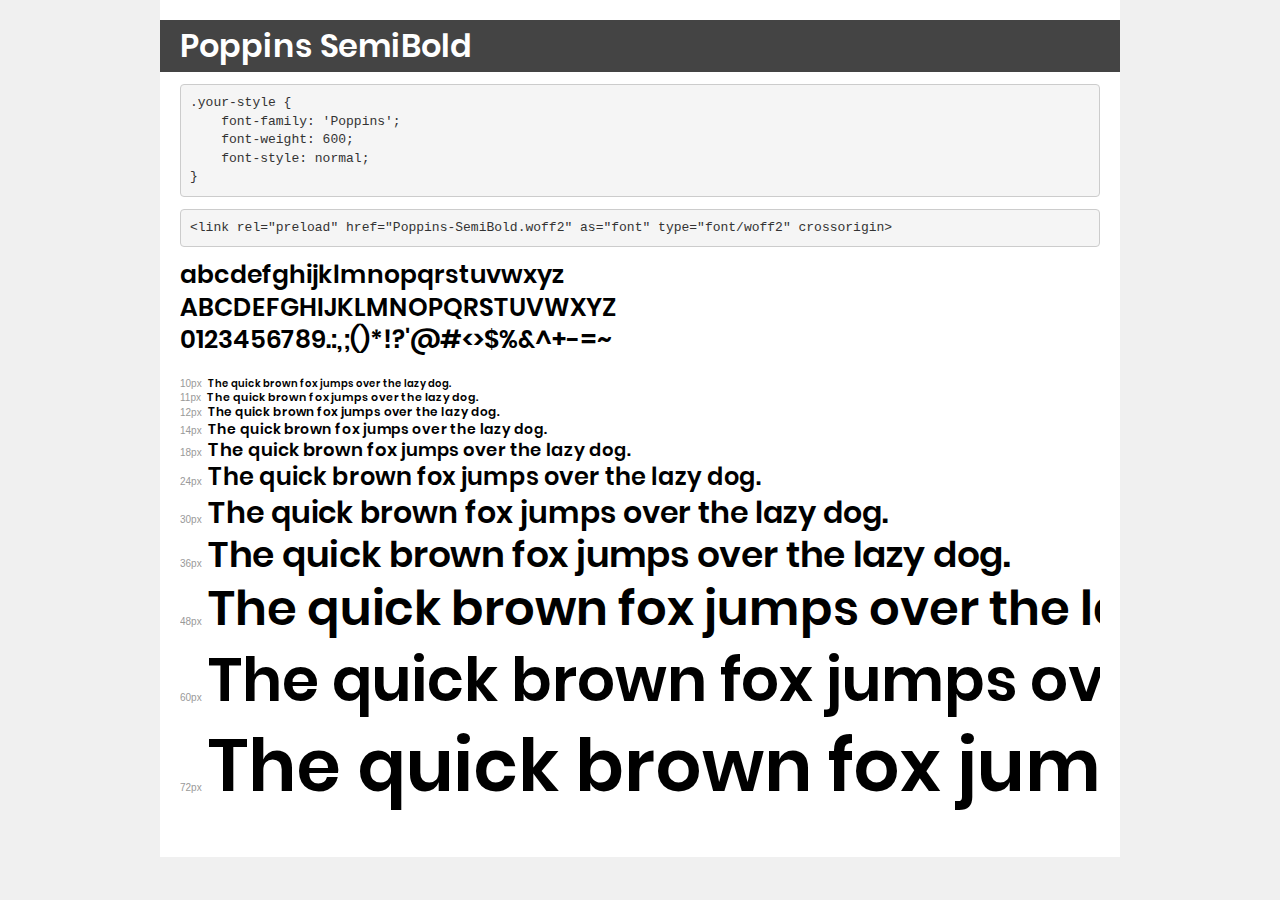
<file: html/fonts/poppinssemibold/demo.html>
<!DOCTYPE html>
<html lang="en">
<head>
    <meta charset="utf-8">
    <meta http-equiv="X-UA-Compatible" content="IE=edge">
    <meta name="viewport" content="width=device-width, initial-scale=1">
    <meta name="robots" content="noindex, noarchive">
    <meta name="format-detection" content="telephone=no">
    <title>Transfonter demo</title>
    <link href="stylesheet.css" rel="stylesheet">
    <style>
        /*
        http://meyerweb.com/eric/tools/css/reset/
        v2.0 | 20110126
        License: none (public domain)
        */
        html, body, div, span, applet, object, iframe,
        h1, h2, h3, h4, h5, h6, p, blockquote, pre,
        a, abbr, acronym, address, big, cite, code,
        del, dfn, em, img, ins, kbd, q, s, samp,
        small, strike, strong, sub, sup, tt, var,
        b, u, i, center,
        dl, dt, dd, ol, ul, li,
        fieldset, form, label, legend,
        table, caption, tbody, tfoot, thead, tr, th, td,
        article, aside, canvas, details, embed,
        figure, figcaption, footer, header, hgroup,
        menu, nav, output, ruby, section, summary,
        time, mark, audio, video {
            margin: 0;
            padding: 0;
            border: 0;
            font-size: 100%;
            font: inherit;
            vertical-align: baseline;
        }
        /* HTML5 display-role reset for older browsers */
        article, aside, details, figcaption, figure,
        footer, header, hgroup, menu, nav, section {
            display: block;
        }
        body {
            line-height: 1;
        }
        ol, ul {
            list-style: none;
        }
        blockquote, q {
            quotes: none;
        }
        blockquote:before, blockquote:after,
        q:before, q:after {
            content: '';
            content: none;
        }
        table {
            border-collapse: collapse;
            border-spacing: 0;
        }
        /* demo styles */
        body {
            background: #f0f0f0;
            color: #000;
        }
        .page {
            background: #fff;
            width: 920px;
            margin: 0 auto;
            padding: 20px 20px 0 20px;
            overflow: hidden;
        }
        .font-container {
            overflow-x: auto;
            overflow-y: hidden;
            margin-bottom: 40px;
            line-height: 1.3;
            white-space: nowrap;
            padding-bottom: 5px;
        }
        h1 {
            position: relative;
            background: #444;
            font-size: 32px;
            color: #fff;
            padding: 10px 20px;
            margin: 0 -20px 12px -20px;
        }
        .letters {
            font-size: 25px;
            margin-bottom: 20px;
        }
        .s10:before {
            content: '10px';
        }
        .s11:before {
            content: '11px';
        }
        .s12:before {
            content: '12px';
        }
        .s14:before {
            content: '14px';
        }
        .s18:before {
            content: '18px';
        }
        .s24:before {
            content: '24px';
        }
        .s30:before {
            content: '30px';
        }
        .s36:before {
            content: '36px';
        }
        .s48:before {
            content: '48px';
        }
        .s60:before {
            content: '60px';
        }
        .s72:before {
            content: '72px';
        }
        .s10:before, .s11:before, .s12:before, .s14:before,
        .s18:before, .s24:before, .s30:before, .s36:before,
        .s48:before, .s60:before, .s72:before {
            font-family: Arial, sans-serif;
            font-size: 10px;
            font-weight: normal;
            font-style: normal;
            color: #999;
            padding-right: 6px;
        }
        pre {
            display: block;
            padding: 9px;
            margin: 0 0 12px;
            font-family: Monaco, Menlo, Consolas, "Courier New", monospace;
            font-size: 13px;
            line-height: 1.428571429;
            color: #333;
            font-weight: normal;
            font-style: normal;
            background-color: #f5f5f5;
            border: 1px solid #ccc;
            overflow-x: auto;
            border-radius: 4px;
        }
        /* responsive */
        @media (max-width: 959px) {
            .page {
                width: auto;
                margin: 0;
            }
        }
    </style>
</head>
<body>
<div class="page">
    <div class="demo">
        <h1 style="font-family: 'Poppins'; font-weight: 600; font-style: normal;">Poppins SemiBold</h1>
        <pre title="Usage">.your-style {
    font-family: 'Poppins';
    font-weight: 600;
    font-style: normal;
}</pre>
        <pre title="Preload (optional)">
&lt;link rel=&quot;preload&quot; href=&quot;Poppins-SemiBold.woff2&quot; as=&quot;font&quot; type=&quot;font/woff2&quot; crossorigin&gt;</pre>
        <div class="font-container" style="font-family: 'Poppins'; font-weight: 600; font-style: normal;">
            <p class="letters">
                abcdefghijklmnopqrstuvwxyz<br>
ABCDEFGHIJKLMNOPQRSTUVWXYZ<br>
                0123456789.:,;()*!?'@#&lt;&gt;$%&^+-=~
            </p>
            <p class="s10" style="font-size: 10px;">The quick brown fox jumps over the lazy dog.</p>
            <p class="s11" style="font-size: 11px;">The quick brown fox jumps over the lazy dog.</p>
            <p class="s12" style="font-size: 12px;">The quick brown fox jumps over the lazy dog.</p>
            <p class="s14" style="font-size: 14px;">The quick brown fox jumps over the lazy dog.</p>
            <p class="s18" style="font-size: 18px;">The quick brown fox jumps over the lazy dog.</p>
            <p class="s24" style="font-size: 24px;">The quick brown fox jumps over the lazy dog.</p>
            <p class="s30" style="font-size: 30px;">The quick brown fox jumps over the lazy dog.</p>
            <p class="s36" style="font-size: 36px;">The quick brown fox jumps over the lazy dog.</p>
            <p class="s48" style="font-size: 48px;">The quick brown fox jumps over the lazy dog.</p>
            <p class="s60" style="font-size: 60px;">The quick brown fox jumps over the lazy dog.</p>
            <p class="s72" style="font-size: 72px;">The quick brown fox jumps over the lazy dog.</p>
        </div>
    </div>

</div>
</body>
</html>
</file>
<file: html/css/style.css>
@font-face {
    font-family: 'PoppinsSemi';
    src: url('../fonts/poppinssemibold/Poppins-SemiBold.woff2') format('woff2'),
        url('../fonts/poppinssemibold/Poppins-SemiBold.woff') format('woff');
    font-weight: 600;
    font-style: normal;
    font-display: swap;
}
@font-face {
    font-family: 'ArchivoBold';
    src: url('../fonts/archivobold/Archivo-Bold.woff2') format('woff2'),
        url('../fonts/archivobold/Archivo-Bold.woff') format('woff');
    font-weight: bold;
    font-style: normal;
    font-display: swap;
}
@font-face {
    font-family: 'NunitoReg';
    src: url('../fonts/nunitoregular/Nunito-Regular.woff2') format('woff2'),
        url('../fonts/nunitoregular/Nunito-Regular.woff') format('woff');
    font-weight: normal;
    font-style: normal;
    font-display: swap;
}
@font-face {
    font-family: 'MontserratBold';
    src: url('../fonts/montseratbold/Montserrat-Bold.woff2') format('woff2'),
        url('../fonts/montseratbold/Montserrat-Bold.woff') format('woff');
    font-weight: bold;
    font-style: normal;
    font-display: swap;
}
@font-face {
    font-family: 'MontserratReg';
    src: url('../fonts/montserratregular/Montserrat-Regular.woff2') format('woff2'),
        url('../fonts/montserratregular/Montserrat-Regular.woff') format('woff');
    font-weight: normal;
    font-style: normal;
    font-display: swap;
}
@font-face {
    font-family: 'NunitoSemi';
    src: url('../fonts/nunitosemibold/Nunito-SemiBold.woff2') format('woff2'),
        url('../fonts/nunitosemibold/Nunito-SemiBold.woff') format('woff');
    font-weight: 600;
    font-style: normal;
    font-display: swap;
}
@font-face {
    font-family: 'CalistogaReg';
    src: url('../fonts/calistogaregular/Calistoga-Regular.woff2') format('woff2'),
        url('../fonts/calistogaregular/Calistoga-Regular.woff') format('woff');
    font-weight: normal;
    font-style: normal;
    font-display: swap;
}













*{
	margin:0;
	padding:0;
	box-sizing:border-box;
}
.container{
	width:1260px;
	margin:0 auto;
}
.fix::after{
	content:"";
	display:block;
	clear:both;
}
header{
	background-image:url("../images/bg.png");
	background-size:cover;
	background-position:center;
	padding:50px 0 70px 0;

}
.logo{
	float:left;
	width:50%;
}
header nav{
	float:right;
	width:50%;
}
header nav ul{
	list-style-type: none;
}
header nav ul li{
	display:inline-block;
	margin-left:20px;
}
header nav ul li a{
	text-decoration:none;
	color:#fff;
	 font-family: 'PoppinsSemi';
}
.logo h1{
	color:#fff;
	font-size:50px;
	padding-top:50px;
	font-family: 'ArchivoBold';

}
.logo p{
	color:#fff;
	font-size:30px;
	padding:35px 0;
    font-family: 'NunitoReg';
}
.logo .one,.main_content a,.main_content_inner a{
	text-decoration:none;
	padding:10px 40px;
	background-color:#f64b3c;
	color:#fff;
	border-radius:20px;
	font-family: 'MontserratBold';
}
.banner{
	background-image:url("../images/bg2.png");
	background-position: center;
	background-size:cover;
	padding:70px 0;

}
.banner h2{
	font-family: 'ArchivoBold';
	color:#f64b3c;
	text-align:center;
	font-size: 40px;

}
.banner .two,section .three{
	font-family: 'MontserratReg';
	color:#f64b3c;
	text-align:center;
    padding: 40px 281px;
    font-size:25px;
}
.banner_content{
	float:left;
	width:33%;
	text-align:center;
}
.banner_content h3{
	color:#f64b3c;
	font-size:30px;
	font-family: 'ArchivoBold';
	padding-top:10px;
}
.banner_content p{
	color:#f64b3c;
	font-size:25px;
	font-family: 'NunitoSemi';
	padding-top:15px;
}
main{
	background-color:#f64b3c;
	padding:90px 0 370px 0;

}
.main_content{
	float:left;
	width:30%;
}
.main_content:first-child{
	text-align:center;
}
.main_content:last-child{
	float:right;
	width:65%;
	vertical-align: middle;

}
.main_content img{
	border-radius:50%;
	max-width:100%;
}
.main_content h4,.main_content_inner h4,section h2{
	font-family: 'ArchivoBold';
	color:#fff;
	font-size:30px;
}
.main_content p,.main_content_inner p{
	 font-family: 'NunitoReg';
	 color:#fff;
	padding:30px 0px 35px 0;
	 font-size:25px;

}
.main_content a{
	background-color:#fff;
	color:#f64b3c;
}
.main{
	background-image:url("../images/bg2.png");
	background-position: center;
	background-size: cover;
	padding:90px 0 390px 0;

}
.main_inner{
	float:left;
	width:65%;
}
.main_inner:last-child{
	float:right;
	width:30%;

}
.main_inner img{
	display:inline-block;
	max-width:100%;
	border-radius:50%;

}
.main_content_inner{
	display:inline-block;
	vertical-align:middle;
}
.main_content_inner h4{
	color:#f64b3c;
}
.main_content_inner p{
	color:#f64b3c;
}
section{
	background-color:#f64b3c;
	text-align:center;
	padding:80px 0;
	

}
section h2{
	text-align:center;
}
section .three{
	color:#fff;
}
.section_content{
	float: left;
    width: 20%;
    text-align: center;
    border: 2px solid #fff;
    border-radius: 50%;
    padding: 100px;
    margin-right: 168px;
   
	}

.section_content h3{
	font-size:30px;
	color:#fff;
	font-family: 'ArchivoBold';
	text-align:center;
}
.section_content p{
	font-size:25px;
	color:#fff;
	font-family: 'MontserratBold';
	text-align: center;
}
article{
	background-image:url(../images/bg2.png);
	background-size:cover;
	background-position:center;
	padding:60px 0 350px 0;

}
article h2{
	font-size:30px;
	color:#f64b3c;
	font-family: 'ArchivoBold';
	text-align:center;
	padding-bottom:70px;
}
.article_content{
	float: left;
    width: 30%;
    text-align: center;
  
    background-color: #fff;
    padding: 20px 82px 30px;
    margin-right: 42px;
}
.article_content h3{
	font-size:20px;
	font-family: 'ArchivoBold';
	color:#f64b3c;
}
.article_content img{
	max-width:100%;
	width:100px;
	height:100px;
	padding:15px 0;
}
.article_content h4{
	font-size:18px;
	font-family: 'ArchivoBold';
	color:#f64b3c;

}
.article_content p{
	font-size:15px;
	 font-family: 'MontserratReg';
	color:#f64b3c;
	padding:15px 0 25px 0;

}
.article_content a{
	text-decoration:none;
	background-color:#f64b3c;
	color:#fff;
	border-radius:20px;
	padding:10px 30px;
	 font-family: 'MontserratBold';
}
aside{
	background-image:url("../images/bg3.png");
	background-size:cover;
	background-position:center;
	padding:150px 0 80px 0;
	text-align:center;

}
aside p{
	font-size:30px;
	color:#fff;
	font-family: 'ArchivoBold';
	padding: 0 334px;

}
aside h2{
	color:#fff;
	 font-family: 'CalistogaReg';
	 padding-top:30px;
	 font-size:30px;

}
.prefooter{
	background-image:url("../images/bg2.png");
	background-size:cover;
	background-position:center;
	padding:150px 0 100px 0;
	text-align:center;
}
.prefooter h3{
	font-size:40px;
	font-family: 'ArchivoBold';
	color:#f64b3c;

}
.prefooter p{
	  font-family: 'NunitoReg';
	  font-size:35px;
	  color:#f64b3c;
	  padding:25px 199px;
}
.prefooter input{
	width:400px;
	height:50px;
	border-radius:20px;
	background-color:#fff;
	padding-left:25px;
	border:none;
	border-top-right-radius:0px;
	border-bottom-right-radius:0px;
	outline:none;
}
.prefooter input::placeholder{
	color:#c8c0bb;
	font-size:15px;
}
.prefooter a{
	text-decoration:none;
	background-color:#f64b3c;
	color:#fff;
	font-family: 'NunitoReg';
	text-transform: uppercase;
	padding:14px 30px;
	border-radius:20px;
	border-top-left-radius:0px;
	border-bottom-left-radius:0px ;

}
footer{
	background-color:#222222;
	color:#fff;
	padding:150px 0;
	text-align:center;
	
}
.footer_content{
	float: left;
    width: 22%;
    margin-right: 84px;
}
.footer_content:nth-child(1){
	text-align:left;
}
.footer_content:nth-child(2){
	margin-right:30px;
}
.footer_content:nth-child(3){
	margin-right:30px;
}
.footer_content:last-child{
	margin-right:0;
}
.footer_content h2{
	font-family: 'ArchivoBold';
	font-size:30px;


}
.footer_content p{
	font-size:14px;
	font-family: 'NunitoReg';
	padding:20px 0;
}
.social{
	text-align:left;

}
.social i{
	font-size:12px;
	padding:10px;
	border-radius:50%;
	background-color:#fff;
	color:#000;
	margin-right:5px;
	cursor:pointer;
}
.footer_content ul{
	list-style-type:none;
}
.footer_content ul li{
	display:block;
	margin:15px 0;
}
.footer_content ul li a{
	text-decoration:none;
	color:#fff;
	display:block;
	font-family: 'NunitoReg';
	font-size:16px;


}
</file>
<file: html/css/responsive.css>
@media screen and (max-width:1199px){
	.container{
		width:980px;
	}
}
@media screen and (max-width:979px){
	.container{
		width:750px;
	}
	.logo{
		width:40%;
	}
	header nav{
		width:55%;
	}
	header nav ul li{
		margin-left:13px;
	}
	.logo h1{
		font-size:43px;
	}
	.logo p{
		font-size:21px;
	}
	.banner .two{
	padding: 40px 0px;
    font-size: 23px;
	}
	main{
		padding: 90px 0 311px 0;
	}
	.main_content p{
		font-size: 18px;
	}
	.main{
		padding: 90px 0 310px 0;
	}
	.main_content_inner p{
		font-size:18px;
	} 
	 section .three {
	 	padding: 40px 0px;
	 }
	 .section_content {
	 	margin-right: 36px;
	 }
	 .section_content h3 {
    font-size: 25px;
	 }
	 .section_content p {
	 font-size: 16px;
     }
     .article_content {
     	margin-right: 24px;
     	padding: 20px 0px 30px;
     }
     .article_content h3 {
    font-size: 10px;
}
.article_content h4 {
    font-size: 15px;
}
.article_content p{
	font-size:12px;
}
.article_content a {
	font-size:10px;
}
aside p{
	padding:0;
	font-size:27px;
}
aside h2 {
	font-size:27px;

}
.prefooter p {
	padding:25px 0;
	font-size:26px;
}
.prefooter{
	padding: 120px 0 100px 0;
}
.footer_content {
	margin-right:26px;
}
.footer_content p {
    font-size: 10px;
}
.footer_content ul li a {
	font-size:11px;
}
.footer_content ul li {
	margin:12px 0;
}
footer{
	padding: 100px 0;
}

}
@media screen and (max-width:767px){
	.container{
		width:96%;
	}
	header{
		text-align: center;
	}
	.logo{
		float:none;
		width:100%;
	}
	header nav{
		float:none;
		width:100%;
	}
    header nav ul li {
   
    padding-top: 29px;
    }
    .banner .two {
    padding: 20px 0px;
    font-size: 19px;
}
 .banner h2 {
 	font-size:32px;
}
 .banner_content{
 	float:none;
 	width:100%;
 }
 .main_content{
 	float:none;
 	width:100%;
 }
 .main_content:last-child {
    
    float: none;
    width: 100%;
    text-align: center;
}
.main_content p {
    font-size: 16px;
}
.main_content h4{
	font-size: 25px;
}
.main_content a {
	font-size:13px;
}
main {
    padding: 90px 0 100px 0;
}
.main_inner{
	 float: none;
    width: 100%;
    text-align: center;
}
.main_inner:last-child {
    float: none;
    width: 100%;
    padding-top: 40px;
}
.main {
    padding: 90px 0 117px 0;
}
section .three {
	font-size: 20px;
}
.section_content{
	float:none;
	width:100%;
	margin-bottom: 15px;
}
.article_content{
	float:none;
	width:100%;
	margin-bottom: 20px;
}
.article_content p {
    font-size: 16px;
}
article{
	padding: 60px 0 80px 0;
}
aside p {
    
    font-size: 20px;
}
aside h2 {
    font-size: 22px;
}
aside{
	padding: 110px 0 80px 0;
}
.prefooter h3 {
    font-size: 28px;
}
.prefooter p {
   
    font-size: 22px;
}
.prefooter input {
    width: 250px;
    height: 50px;
    border-top-right-radius: 20px; 
    border-bottom-right-radius: 20px;
    margin-bottom: 35px;
    
}
.prefooter a {
	border-top-left-radius: 20px;
    border-bottom-left-radius: 20px;
    font-size: 15px;
    padding: 10px 25px;

}
.prefooter {
    padding: 90px 0 100px 0;
}
.footer_content{
	float:none;
	width:100%;
	margin-bottom: 20px;
}
.footer_content:nth-child(1) {
    text-align: center;
}
.social {
    text-align:center;
}
 .footer_content p {
    font-size: 14px;
}
.social i {
    font-size: 10px;
    margin-right: 1px;
}
.footer_content h2 {
    
    font-size: 25px;
}
footer {
    padding: 60px 0;
}

}
</file>
<file: html/fonts/archivobold/stylesheet.css>
@font-face {
    font-family: 'Archivo';
    src: url('Archivo-Bold.woff2') format('woff2'),
        url('Archivo-Bold.woff') format('woff');
    font-weight: bold;
    font-style: normal;
    font-display: swap;
}
</file>
<file: html/fonts/calistogaregular/stylesheet.css>
@font-face {
    font-family: 'Calistoga';
    src: url('Calistoga-Regular.woff2') format('woff2'),
        url('Calistoga-Regular.woff') format('woff');
    font-weight: normal;
    font-style: normal;
    font-display: swap;
}
</file>
<file: html/fonts/montseratbold/stylesheet.css>
@font-face {
    font-family: 'Montserrat';
    src: url('Montserrat-Bold.woff2') format('woff2'),
        url('Montserrat-Bold.woff') format('woff');
    font-weight: bold;
    font-style: normal;
    font-display: swap;
}
</file>
<file: html/fonts/montserratregular/stylesheet.css>
@font-face {
    font-family: 'Montserrat';
    src: url('Montserrat-Regular.woff2') format('woff2'),
        url('Montserrat-Regular.woff') format('woff');
    font-weight: normal;
    font-style: normal;
    font-display: swap;
}
</file>
<file: html/fonts/nunitoregular/stylesheet.css>
@font-face {
    font-family: 'Nunito';
    src: url('Nunito-Regular.woff2') format('woff2'),
        url('Nunito-Regular.woff') format('woff');
    font-weight: normal;
    font-style: normal;
    font-display: swap;
}
</file>
<file: html/fonts/nunitosemibold/stylesheet.css>
@font-face {
    font-family: 'Nunito';
    src: url('Nunito-SemiBold.woff2') format('woff2'),
        url('Nunito-SemiBold.woff') format('woff');
    font-weight: 600;
    font-style: normal;
    font-display: swap;
}
</file>
<file: html/fonts/poppinssemibold/stylesheet.css>
@font-face {
    font-family: 'Poppins';
    src: url('Poppins-SemiBold.woff2') format('woff2'),
        url('Poppins-SemiBold.woff') format('woff');
    font-weight: 600;
    font-style: normal;
    font-display: swap;
}
</file>
